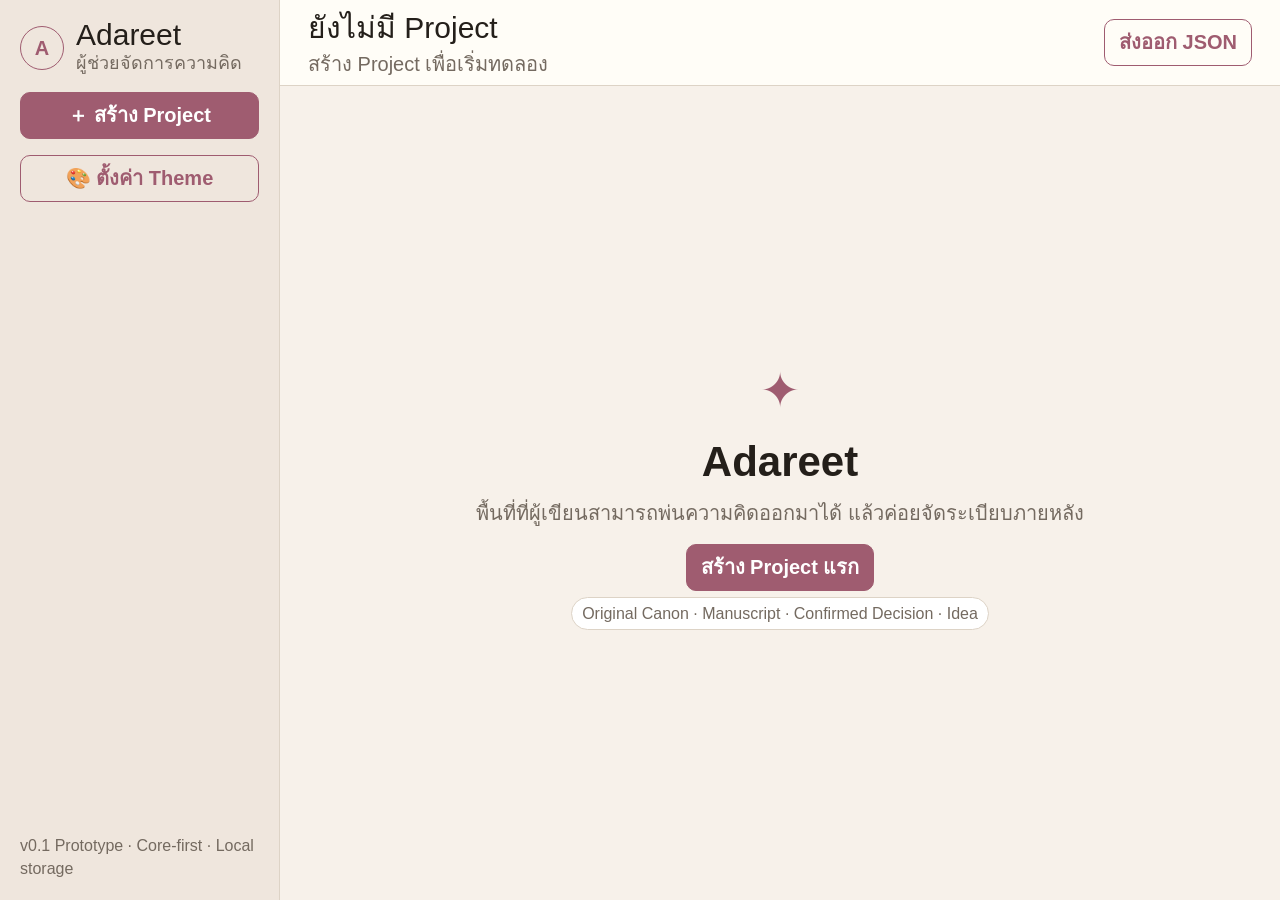
<file: index.html>
<!doctype html>
<html lang="th">
<head>
  <meta charset="utf-8" />
  <meta name="viewport" content="width=device-width, initial-scale=1" />
  <title>Adareet v0.1</title>
  <style>
    @font-face { font-family: "THSarabunLocal"; src: local("TH Sarabun New"), local("TH Sarabun"); }
    :root{
      --bg:#f7f1ea;
      --panel:#fffdf8;
      --ink:#241f1a;
      --muted:#746a60;
      --line:#ddd3c6;
      --accent:#d890a1;      /* ชมพูกลีบบัว */
      --accent-soft:#f4dde3;
      --accent-deep:#9f5c70;
      --ok:#4f7a63;
      --danger:#a05c55;
      --shadow:0 10px 24px rgba(0,0,0,.06);
    }
    *{box-sizing:border-box}
    html,body{height:100%}
    body{
      margin:0;
      background:var(--bg);
      color:var(--ink);
      font-family:"THSarabunLocal","Noto Sans Thai",Tahoma,sans-serif;
      font-size:20px;
      line-height:1.45;
    }
    button,input,textarea,select{font:inherit}
    button{cursor:pointer}
    .app{display:grid;grid-template-columns:280px 1fr;min-height:100vh}
    .sidebar{
      background:#efe6dd;
      border-right:1px solid var(--line);
      padding:20px;
      display:flex;
      flex-direction:column;
      gap:16px;
    }
    .brand{display:flex;gap:12px;align-items:center}
    .brand-mark{
      width:44px;height:44px;border:1px solid var(--accent-deep);
      border-radius:50%;display:grid;place-items:center;color:var(--accent-deep);
      font-weight:700;
    }
    .brand-name{font-size:30px;line-height:1}
    .brand-sub{font-size:18px;color:var(--muted)}
    .primary,.secondary{
      border-radius:10px;
      padding:8px 14px;
      border:1px solid var(--accent-deep);
      font-weight:600;
    }
    .primary{background:var(--accent-deep);color:#fff}
    .secondary{background:transparent;color:var(--accent-deep)}
    .project-list{display:flex;flex-direction:column;gap:8px;overflow:auto;padding-right:2px}
    .project-item{
      border:0;background:transparent;text-align:left;padding:10px 12px;border-radius:10px;color:var(--ink)
    }
    .project-item.active{background:var(--accent-soft)}
    .project-item small{display:block;color:var(--muted)}
    .sidebar-foot{margin-top:auto;color:var(--muted);font-size:16px}
    main{min-width:0}
    .topbar{
      height:86px;border-bottom:1px solid var(--line);background:rgba(255,253,248,.95);
      display:flex;align-items:center;justify-content:space-between;padding:0 28px;
      position:sticky;top:0;z-index:4;backdrop-filter:blur(6px)
    }
    .title{font-size:30px}
    .muted{color:var(--muted)}
    .workspace{height:calc(100vh - 86px);display:flex;flex-direction:column}
    .hidden{display:none !important}
    .empty-state{
      min-height:calc(100vh - 86px);
      display:grid;place-items:center;align-content:center;gap:6px;text-align:center;padding:40px
    }
    .empty-icon{font-size:48px;color:var(--accent-deep)}
    .empty-state h1{font-size:42px;margin:0}
    .empty-state p{max-width:650px;color:var(--muted);margin:0 0 10px}
    .tabs{display:flex;gap:4px;padding:12px 28px 0}
    .tab{border:0;background:transparent;padding:8px 18px;color:var(--muted)}
    .tab.active{color:var(--ink);border-bottom:2px solid var(--accent-deep)}
    .tab-panel{flex:1;min-height:0}
    #chatTab{display:flex}
    .chat-list{
      width:230px;border-right:1px solid var(--line);padding:15px;overflow:auto;flex:none
    }
    .chat-item{
      width:100%;text-align:left;border:0;background:transparent;padding:10px;border-radius:8px;display:block
    }
    .chat-item.active{background:var(--accent-soft)}
    .chat-area{flex:1;display:flex;flex-direction:column;min-width:0}
    .messages{
      flex:1;overflow:auto;padding:28px 8%;
      background:linear-gradient(to bottom, rgba(255,255,255,.35), rgba(255,255,255,0));
    }
    .message{max-width:860px;margin:0 auto 16px}
    .message.user{text-align:right}
    .bubble{
      display:inline-block;text-align:left;padding:11px 16px;border-radius:12px;
      border:1px solid var(--line);background:var(--panel);box-shadow:var(--shadow);
      white-space:pre-wrap;word-break:break-word
    }
    .user .bubble{background:var(--accent-soft)}
    .system .bubble{border-style:dashed}
    .system-note{color:var(--muted);font-size:16px;margin-top:5px}
    .composer{border-top:1px solid var(--line);background:var(--panel);padding:15px 8%}
    textarea,input,select{
      width:100%;border:1px solid var(--line);border-radius:10px;background:#fff;padding:10px 12px;color:var(--ink);outline:none
    }
    textarea:focus,input:focus,select:focus{border-color:var(--accent-deep);box-shadow:0 0 0 3px rgba(217,144,161,.14)}
    .composer textarea{min-height:92px;resize:vertical}
    .composer-row{margin-top:8px;display:flex;align-items:center;justify-content:space-between;gap:10px}
    .hint{color:var(--muted);font-size:16px}
    .data-toolbar{
      display:flex;justify-content:space-between;align-items:center;padding:24px 28px 14px;gap:16px
    }
    .data-toolbar h2{margin:0}
    .data-grid{
      padding:0 28px 30px;display:grid;grid-template-columns:repeat(auto-fill,minmax(310px,1fr));
      gap:15px;overflow:auto
    }
    .data-card{
      background:var(--panel);border:1px solid var(--line);border-radius:12px;padding:15px;box-shadow:var(--shadow)
    }
    .badges{display:flex;flex-wrap:wrap;gap:6px;margin-bottom:9px}
    .badge{font-size:15px;padding:2px 8px;border-radius:999px;background:var(--accent-soft)}
    .badge.danger{background:#f1d8d4;color:var(--danger)}
    .badge.ok{background:#dce9e0;color:var(--ok)}
    .data-content{white-space:pre-wrap;word-break:break-word}
    .card-actions{margin-top:12px;display:flex;gap:7px;flex-wrap:wrap}
    .history-list{padding:0 28px 30px;overflow:auto}
    .history-item{background:var(--panel);border-bottom:1px solid var(--line);padding:12px 4px}
    .pill{
      display:inline-flex;align-items:center;gap:6px;border:1px solid var(--line);border-radius:999px;
      padding:4px 10px;background:#fff;color:var(--muted);font-size:16px
    }
    dialog{
      border:1px solid var(--line);border-radius:14px;padding:0;width:min(640px,92vw);box-shadow:var(--shadow)
    }
    dialog::backdrop{background:rgba(0,0,0,.25)}
    .dialog-form{padding:24px;display:grid;gap:14px}
    .dialog-form h2{margin:0}
    .dialog-form label{display:grid;gap:5px}
    .dialog-actions{display:flex;justify-content:flex-end;gap:8px;margin-top:6px}
    .top-actions{display:flex;gap:8px;flex-wrap:wrap;justify-content:flex-end}
    .settings-row{display:flex;gap:10px;flex-wrap:wrap}
    .theme-dot{
      width:22px;height:22px;border-radius:50%;display:inline-block;border:1px solid rgba(0,0,0,.15)
    }
    @media (max-width:900px){
      .app{grid-template-columns:1fr}
      .sidebar{min-height:auto;position:sticky;top:0;z-index:5}
      .sidebar-foot{display:none}
      .workspace{height:auto;min-height:calc(100vh - 86px)}
      #chatTab{flex-direction:column}
      .chat-list{width:auto;border-right:0;border-bottom:1px solid var(--line);display:flex;gap:8px;overflow:auto}
      .chat-item{min-width:170px}
      .messages{padding:20px}
      .composer{padding:12px 20px}
      .data-toolbar{padding:20px 20px 14px}
      .data-grid{padding:0 20px 24px}
      .history-list{padding:0 20px 24px}
      .topbar{padding:0 18px}
      .title{font-size:26px}
    }
  </style>
</head>
<body>
<div class="app">
  <aside class="sidebar">
    <div class="brand">
      <div class="brand-mark">A</div>
      <div>
        <div class="brand-name">Adareet</div>
        <div class="brand-sub">ผู้ช่วยจัดการความคิด</div>
      </div>
    </div>

    <button id="newProjectBtn" class="primary">＋ สร้าง Project</button>
    <button id="themeBtn" class="secondary">🎨 ตั้งค่า Theme</button>

    <div id="projectList" class="project-list"></div>

    <div class="sidebar-foot">v0.1 Prototype · Core-first · Local storage</div>
  </aside>

  <main>
    <header class="topbar">
      <div>
        <div id="projectTitle" class="title">ยังไม่มี Project</div>
        <div id="projectMeta" class="muted">สร้าง Project เพื่อเริ่มทดลอง</div>
      </div>
      <div class="top-actions">
        <button id="exportBtn" class="secondary" disabled>ส่งออก JSON</button>
      </div>
    </header>

    <section id="emptyState" class="empty-state">
      <div class="empty-icon">✦</div>
      <h1>Adareet</h1>
      <p>พื้นที่ที่ผู้เขียนสามารถพ่นความคิดออกมาได้ แล้วค่อยจัดระเบียบภายหลัง</p>
      <button id="emptyNewBtn" class="primary">สร้าง Project แรก</button>
      <div class="pill">Original Canon · Manuscript · Confirmed Decision · Idea</div>
    </section>

    <section id="workspace" class="workspace hidden">
      <nav class="tabs">
        <button class="tab active" data-tab="chat">Chat</button>
        <button class="tab" data-tab="data">ข้อมูล</button>
        <button class="tab" data-tab="history">ประวัติ</button>
      </nav>

      <div id="chatTab" class="tab-panel">
        <div id="chatList" class="chat-list"></div>
        <div class="chat-area">
          <div id="messages" class="messages"></div>
          <div class="composer">
            <div id="chatStatus" class="pill">พร้อมรับข้อมูล</div>
            <div style="height:8px"></div>
            <textarea id="messageInput" placeholder="พ่นไอเดียหรือคุยกับ Adareet ได้เลย..."></textarea>
            <div class="composer-row">
              <span class="hint">Prototype นี้ยังไม่มี AI ภายนอก · Core จัดเก็บข้อมูลพื้นฐานได้เอง</span>
              <button id="sendBtn" class="primary">ส่ง</button>
            </div>
          </div>
        </div>
      </div>

      <div id="dataTab" class="tab-panel hidden">
        <div class="data-toolbar">
          <div>
            <h2>ข้อมูลของ Project</h2>
            <p class="muted">แยกแหล่งที่มาและสถานะ ไม่ใช้คำว่า “Canon” เป็นหมวดรวม</p>
          </div>
          <button id="addDataBtn" class="secondary">＋ เพิ่มข้อมูล</button>
        </div>
        <div id="dataGrid" class="data-grid"></div>
      </div>

      <div id="historyTab" class="tab-panel hidden">
        <div class="data-toolbar">
          <div>
            <h2>ประวัติการเปลี่ยนแปลง</h2>
            <p class="muted">ข้อมูลที่ถูกขีดค่าไม่หายจากประวัติ</p>
          </div>
        </div>
        <div id="historyList" class="history-list"></div>
      </div>
    </section>
  </main>
</div>

<dialog id="projectDialog">
  <form method="dialog" id="projectForm" class="dialog-form">
    <h2>สร้าง Project</h2>
    <label>ชื่อเรื่อง
      <input id="projectName" required placeholder="เช่น Initial D Butterfly Effect">
    </label>
    <label>คำอธิบาย
      <textarea id="projectDescription" placeholder="เรื่องนี้เกี่ยวกับอะไร"></textarea>
    </label>
    <div class="dialog-actions">
      <button value="cancel" class="secondary">ยกเลิก</button>
      <button value="default" class="primary">สร้าง</button>
    </div>
  </form>
</dialog>

<dialog id="dataDialog">
  <form method="dialog" id="dataForm" class="dialog-form">
    <h2>เพิ่มข้อมูล</h2>
    <label>ข้อความ
      <textarea id="dataContent" required placeholder="เช่น บุนตะจะซื้อรถใหม่หลังเหตุการณ์..."></textarea>
    </label>
    <label>แหล่งที่มา
      <select id="dataSource">
        <option value="original_canon">Original Canon · Initial D</option>
        <option value="manuscript">Manuscript · ต้นฉบับของผู้เขียน</option>
        <option value="project_decision">Confirmed Project Decision</option>
        <option value="idea">Unconfirmed Idea</option>
      </select>
    </label>
    <label>สถานะ
      <select id="dataStatus">
        <option value="active">ใช้งานอยู่</option>
        <option value="unconfirmed">ยังไม่ยืนยัน</option>
        <option value="superseded">ถูกขีดค่าแล้ว</option>
      </select>
    </label>
    <div class="dialog-actions">
      <button value="cancel" class="secondary">ยกเลิก</button>
      <button value="default" class="primary">บันทึก</button>
    </div>
  </form>
</dialog>

<dialog id="themeDialog">
  <form method="dialog" id="themeForm" class="dialog-form">
    <h2>ตั้งค่า Theme</h2>
    <label>สีหลัก
      <select id="themeSelect">
        <option value="lotus">ชมพูกลีบบัว</option>
        <option value="rose">ชมพูโรส</option>
        <option value="sage">เขียวหม่น</option>
        <option value="ink">น้ำเงินหมึก</option>
        <option value="cocoa">น้ำตาลโกโก้</option>
      </select>
    </label>
    <div class="settings-row">
      <span class="pill"><span class="theme-dot" id="themePreviewDot"></span> ดูตัวอย่างสี</span>
      <span class="pill">ฟอนต์: TH Sarabun New</span>
    </div>
    <div class="dialog-actions">
      <button value="cancel" class="secondary">ยกเลิก</button>
      <button value="default" class="primary">ใช้ Theme นี้</button>
    </div>
  </form>
</dialog>

<script>
const KEY = "adareet_v01_state";
const THEME_KEY = "adareet_v01_theme";

const THEMES = {
  lotus:  { bg:"#f7f1ea", panel:"#fffdf8", ink:"#241f1a", muted:"#746a60", line:"#ddd3c6", accent:"#d890a1", accentSoft:"#f4dde3", accentDeep:"#9f5c70", ok:"#4f7a63", danger:"#a05c55" },
  rose:   { bg:"#fff6f8", panel:"#fffdfd", ink:"#241f1a", muted:"#75656c", line:"#e6d7db", accent:"#e58cb4", accentSoft:"#f8e0eb", accentDeep:"#b8618d", ok:"#4f7a63", danger:"#a05c55" },
  sage:   { bg:"#f3f6f2", panel:"#fffefb", ink:"#222722", muted:"#66706a", line:"#d7dfd7", accent:"#8cad8b", accentSoft:"#e2eee0", accentDeep:"#5f7e5d", ok:"#4f7a63", danger:"#a05c55" },
  ink:    { bg:"#f2f6fb", panel:"#ffffff", ink:"#1f2530", muted:"#667182", line:"#d7dee9", accent:"#7b93b8", accentSoft:"#e2ebf8", accentDeep:"#53698f", ok:"#4f7a63", danger:"#a05c55" },
  cocoa:  { bg:"#f6f1ec", panel:"#fffdfb", ink:"#2a211b", muted:"#71665f", line:"#ddd3ca", accent:"#b3886f", accentSoft:"#efe0d6", accentDeep:"#7f5e4b", ok:"#4f7a63", danger:"#a05c55" }
};

const SOURCES = {
  original_canon: "Original Canon · Initial D",
  manuscript: "Manuscript · ต้นฉบับของผู้เขียน",
  project_decision: "Confirmed Project Decision",
  idea: "Unconfirmed Idea"
};
const STATUSES = {
  active: "ใช้งานอยู่",
  unconfirmed: "ยังไม่ยืนยัน",
  superseded: "ถูกขีดค่าแล้ว"
};

let state = loadState();
let currentProjectId = state.currentProjectId || null;
let currentChatId = null;
let currentTheme = localStorage.getItem(THEME_KEY) || "lotus";

const $ = (id) => document.getElementById(id);

function uid(prefix) {
  return prefix + "_" + Date.now().toString(36) + Math.random().toString(36).slice(2, 7);
}
function now() { return new Date().toISOString(); }
function loadState() {
  try {
    return JSON.parse(localStorage.getItem(KEY)) || { projects: [], currentProjectId: null };
  } catch {
    return { projects: [], currentProjectId: null };
  }
}
function saveState() {
  state.currentProjectId = currentProjectId;
  localStorage.setItem(KEY, JSON.stringify(state));
}
function currentProject() {
  return state.projects.find(p => p.id === currentProjectId) || null;
}
function esc(s) {
  return String(s).replace(/[&<>"']/g, ch => ({
    "&":"&amp;", "<":"&lt;", ">":"&gt;", "\"":"&quot;", "'":"&#039;"
  }[ch]));
}
function fmt(iso) {
  return new Date(iso).toLocaleString("th-TH", { dateStyle: "short", timeStyle: "short" });
}
function safeFilename(s) {
  return s.replace(/[\\/:*?"<>|]/g, "_").slice(0, 80) || "adareet-project";
}
function detectCanonAmbiguity(text) {
  return /แคนอน|canon/i.test(text) && !/(ต้นฉบับ|initial\\s*d|ฟิค|ของฉัน|project|manuscript)/i.test(text);
}
function detectAction(text) {
  const t = text.trim();
  if (/^ยืนยัน\\b|^ยืนยัน[:：]/i.test(t)) return { action: "confirm" };
  if (/^ขีดค่า\\b|^ขีด\\b/i.test(t)) return { action: "strike", target: t.replace(/^ขีดค่า?\\s*[:：]?\\s*/i, "").trim() };
  if (/^(ไอเดีย|ไอเดียว่า|ลองว่า|อาจจะ|น่าจะ)/i.test(t)) return { action: "save_idea" };
  return { action: "none" };
}

function applyTheme(name) {
  const t = THEMES[name] || THEMES.lotus;
  currentTheme = name in THEMES ? name : "lotus";
  localStorage.setItem(THEME_KEY, currentTheme);
  for (const [k, v] of Object.entries(t)) {
    const map = {
      bg: "--bg",
      panel: "--panel",
      ink: "--ink",
      muted: "--muted",
      line: "--line",
      accent: "--accent",
      accentSoft: "--accent-soft",
      accentDeep: "--accent-deep",
      ok: "--ok",
      danger: "--danger"
    };
    document.documentElement.style.setProperty(map[k], v);
  }
  $("themeSelect").value = currentTheme;
  $("themePreviewDot").style.background = t.accent;
}

function addHistory(project, action, detail) {
  project.history.push({ action, detail, at: now() });
}
function addData(project, content, source, status) {
  const d = { id: uid("data"), content, source, status, createdAt: now(), revisedFrom: null };
  project.data.push(d);
  addHistory(project, "เพิ่มข้อมูล", `${SOURCES[source]} · ${content.slice(0, 120)}`);
  return d;
}
function strikeData(project, dataId) {
  const d = project.data.find(x => x.id === dataId);
  if (!d || d.status === "superseded") return false;
  d.status = "superseded";
  addHistory(project, "ขีดค่าข้อมูล", `${d.id} · ${d.content.slice(0, 120)}`);
  return true;
}
function createDefaultProject(name, description) {
  const project = {
    id: uid("project"),
    name,
    description: description || "",
    createdAt: now(),
    chats: [{
      id: uid("chat"),
      name: "ห้องเริ่มต้น",
      createdAt: now(),
      messages: [{
        role: "system",
        text: "สวัสดี ฉันคือ Adareet ผู้ช่วยจัดการข้อมูลของ Project นี้\\nคุณสามารถพ่นไอเดียออกมาได้เลย Prototype นี้จะเก็บข้อมูลพื้นฐานให้โดยไม่ต้องใช้ AI ภายนอก",
        note: "นี่เป็น Core Prototype ยังไม่ได้เชื่อม AI"
      }]
    }],
    data: [],
    history: []
  };
  addHistory(project, "สร้าง Project", name);
  return project;
}

function renderProjects() {
  const box = $("projectList");
  box.innerHTML = "";
  state.projects.forEach(p => {
    const btn = document.createElement("button");
    btn.className = "project-item" + (p.id === currentProjectId ? " active" : "");
    btn.innerHTML = `<strong>${esc(p.name)}</strong><small>${p.data.length} ข้อมูล · ${p.chats.length} Chat</small>`;
    btn.onclick = () => {
      currentProjectId = p.id;
      currentChatId = p.chats[0]?.id || null;
      saveState();
      render();
    };
    box.appendChild(btn);
  });
}
function renderChats() {
  const p = currentProject();
  const box = $("chatList");
  box.innerHTML = "";
  if (!p) return;
  p.chats.forEach(c => {
    const btn = document.createElement("button");
    btn.className = "chat-item" + (c.id === currentChatId ? " active" : "");
    btn.textContent = c.name;
    btn.onclick = () => { currentChatId = c.id; render(); };
    box.appendChild(btn);
  });
  const add = document.createElement("button");
  add.className = "secondary";
  add.style.marginTop = "10px";
  add.textContent = "＋ Chat ใหม่";
  add.onclick = createChat;
  box.appendChild(add);
}
function renderMessages() {
  const p = currentProject();
  const c = p?.chats.find(x => x.id === currentChatId);
  const box = $("messages");
  box.innerHTML = "";
  if (!c) return;
  c.messages.forEach(m => {
    const wrap = document.createElement("div");
    wrap.className = "message " + m.role;
    wrap.innerHTML = `<div class="bubble">${esc(m.text)}</div>`;
    if (m.note) wrap.innerHTML += `<div class="system-note">${esc(m.note)}</div>`;
    box.appendChild(wrap);
  });
  box.scrollTop = box.scrollHeight;
}
function renderData() {
  const p = currentProject();
  const box = $("dataGrid");
  box.innerHTML = "";
  if (!p?.data.length) {
    box.innerHTML = `<div class="data-card"><div class="muted">ยังไม่มีข้อมูลที่จัดเก็บ</div></div>`;
    return;
  }
  [...p.data].reverse().forEach(d => {
    const card = document.createElement("article");
    card.className = "data-card";
    const source = SOURCES[d.source] || d.source;
    const status = STATUSES[d.status] || d.status;
    card.innerHTML = `
      <div class="badges">
        <span class="badge">${esc(source)}</span>
        <span class="badge ${d.status === "superseded" ? "danger" : d.status === "active" ? "ok" : ""}">${esc(status)}</span>
      </div>
      <div class="data-content">${esc(d.content)}</div>
      <div class="system-note">สร้างเมื่อ ${fmt(d.createdAt)}</div>
      <div class="card-actions">
        ${d.status !== "superseded" ? `<button class="secondary" data-strike="${d.id}">ขีดค่า</button>` : ""}
      </div>
    `;
    box.appendChild(card);
  });
  box.querySelectorAll("[data-strike]").forEach(btn => {
    btn.onclick = () => {
      const p = currentProject();
      if (!p) return;
      strikeData(p, btn.dataset.strike);
      addHistory(p, "ผู้ใช้ขีดค่าจากหน้าข้อมูล", btn.dataset.strike);
      saveState();
      render();
    };
  });
}
function renderHistory() {
  const p = currentProject();
  const box = $("historyList");
  box.innerHTML = "";
  if (!p?.history.length) {
    box.innerHTML = `<div class="muted">ยังไม่มีประวัติการเปลี่ยนแปลง</div>`;
    return;
  }
  [...p.history].reverse().forEach(h => {
    const row = document.createElement("div");
    row.className = "history-item";
    row.innerHTML = `<strong>${esc(h.action)}</strong><div>${esc(h.detail)}</div><div class="system-note">${fmt(h.at)}</div>`;
    box.appendChild(row);
  });
}
function render() {
  renderProjects();
  const p = currentProject();
  $("emptyState").classList.toggle("hidden", !!p);
  $("workspace").classList.toggle("hidden", !p);
  $("exportBtn").disabled = !p;
  if (!p) {
    $("projectTitle").textContent = "ยังไม่มี Project";
    $("projectMeta").textContent = "สร้าง Project เพื่อเริ่มทดลอง";
    return;
  }
  $("projectTitle").textContent = p.name;
  $("projectMeta").textContent = `${p.description || "ไม่มีคำอธิบาย"} · ${p.chats.length} Chat · ${p.data.length} รายการข้อมูล`;
  if (!currentChatId || !p.chats.some(c => c.id === currentChatId)) currentChatId = p.chats[0]?.id || null;
  renderChats();
  renderMessages();
  renderData();
  renderHistory();
}
function openProjectDialog() {
  $("projectName").value = "";
  $("projectDescription").value = "";
  $("projectDialog").showModal();
}
function openDataDialog() {
  $("dataContent").value = "";
  $("dataSource").value = "idea";
  $("dataStatus").value = "unconfirmed";
  $("dataDialog").showModal();
}
function createChat() {
  const p = currentProject();
  if (!p) return;
  const c = { id: uid("chat"), name: `Chat ${p.chats.length + 1}`, createdAt: now(), messages: [] };
  p.chats.push(c);
  currentChatId = c.id;
  addHistory(p, "สร้าง Chat", c.name);
  saveState();
  render();
}
function sendMessage() {
  const input = $("messageInput");
  const text = input.value.trim();
  if (!text) return;
  const p = currentProject();
  const c = p.chats.find(x => x.id === currentChatId);
  c.messages.push({ role: "user", text, at: now() });

  if (detectCanonAmbiguity(text)) {
    c.messages.push({
      role: "assistant",
      text: "ตรงนี้คุณหมายถึง Canon แบบไหน?",
      note: "Prototype ตรวจพบคำกำกวมที่อาจมีผลต่อการจัดเก็บข้อมูล"
    });
  } else {
    const act = detectAction(text);
    if (act.action === "save_idea") {
      addData(p, text, "idea", "unconfirmed");
      c.messages.push({ role: "assistant", text: "เก็บไว้เป็นไอเดียที่ยังไม่ยืนยันแล้ว", note: "บันทึกข้อมูลเรียบร้อย" });
    } else if (act.action === "confirm") {
      addData(p, text.replace(/^ยืนยัน[:：]?\s*/i, ""), "project_decision", "active");
      c.messages.push({ role: "assistant", text: "รับทราบและบันทึกเป็น Confirmed Project Decision แล้ว", note: "บันทึกข้อมูลเรียบร้อย" });
    } else if (act.action === "strike") {
      const target = p.data.find(d => d.content.includes(act.target));
      if (target) {
        strikeData(p, target.id);
        c.messages.push({ role: "assistant", text: "ขีดค่าข้อมูลเดิมออกจากสถานะใช้งานแล้ว แต่ยังเก็บประวัติไว้", note: "ข้อมูลถูกขีดค่าแล้ว" });
      } else {
        c.messages.push({ role: "assistant", text: "ฉันยังหาเป้าหมายที่จะขีดค่าไม่เจอ จึงยังไม่เปลี่ยนข้อมูลใด ๆ" });
      }
    } else {
      c.messages.push({
        role: "assistant",
        text: "รับข้อความแล้ว แต่ยังไม่ได้ตัดสินใจว่าเป็นข้อมูลที่ควรจัดเก็บโดยอัตโนมัติ",
        note: "v0.1 จงใจไม่ให้ Core เดาความหมายลึก ๆ แทน AI"
      });
    }
  }

  addHistory(p, "บันทึกบทสนทนา", text.slice(0, 120));
  input.value = "";
  saveState();
  render();
}
$("projectForm").addEventListener("submit", e => {
  e.preventDefault();
  const name = $("projectName").value.trim();
  if (!name) return;
  const p = createDefaultProject(name, $("projectDescription").value.trim());
  state.projects.push(p);
  currentProjectId = p.id;
  currentChatId = p.chats[0].id;
  saveState();
  $("projectDialog").close();
  render();
});
$("dataForm").addEventListener("submit", e => {
  e.preventDefault();
  const p = currentProject();
  const content = $("dataContent").value.trim();
  if (!content || !p) return;
  addData(p, content, $("dataSource").value, $("dataStatus").value);
  addHistory(p, "ผู้ใช้เพิ่มข้อมูลด้วยตนเอง", content.slice(0, 120));
  saveState();
  $("dataDialog").close();
  render();
});
$("themeForm").addEventListener("submit", e => {
  e.preventDefault();
  applyTheme($("themeSelect").value);
  $("themeDialog").close();
});
$("sendBtn").onclick = sendMessage;
$("messageInput").addEventListener("keydown", e => {
  if (e.key === "Enter" && (e.ctrlKey || e.metaKey)) sendMessage();
});
$("newProjectBtn").onclick = openProjectDialog;
$("emptyNewBtn").onclick = openProjectDialog;
$("addDataBtn").onclick = openDataDialog;
$("themeBtn").onclick = () => {
  $("themeSelect").value = currentTheme;
  $("themePreviewDot").style.background = THEMES[currentTheme].accent;
  $("themeDialog").showModal();
};
$("themeSelect").addEventListener("change", () => {
  $("themePreviewDot").style.background = THEMES[$("themeSelect").value].accent;
});
document.querySelectorAll(".tab").forEach(btn => {
  btn.onclick = () => {
    document.querySelectorAll(".tab").forEach(x => x.classList.remove("active"));
    document.querySelectorAll(".tab-panel").forEach(x => x.classList.add("hidden"));
    btn.classList.add("active");
    const panel = document.getElementById(btn.dataset.tab + "Tab");
    if (panel) panel.classList.remove("hidden");
  };
});
$("exportBtn").onclick = () => {
  const p = currentProject();
  if (!p) return;
  const blob = new Blob([JSON.stringify(p, null, 2)], { type: "application/json;charset=utf-8" });
  const a = document.createElement("a");
  a.href = URL.createObjectURL(blob);
  a.download = `${safeFilename(p.name)}.adareet.json`;
  a.click();
  setTimeout(() => URL.revokeObjectURL(a.href), 1000);
};

applyTheme(currentTheme);
render();
</script>
</body>
</html>
</file>
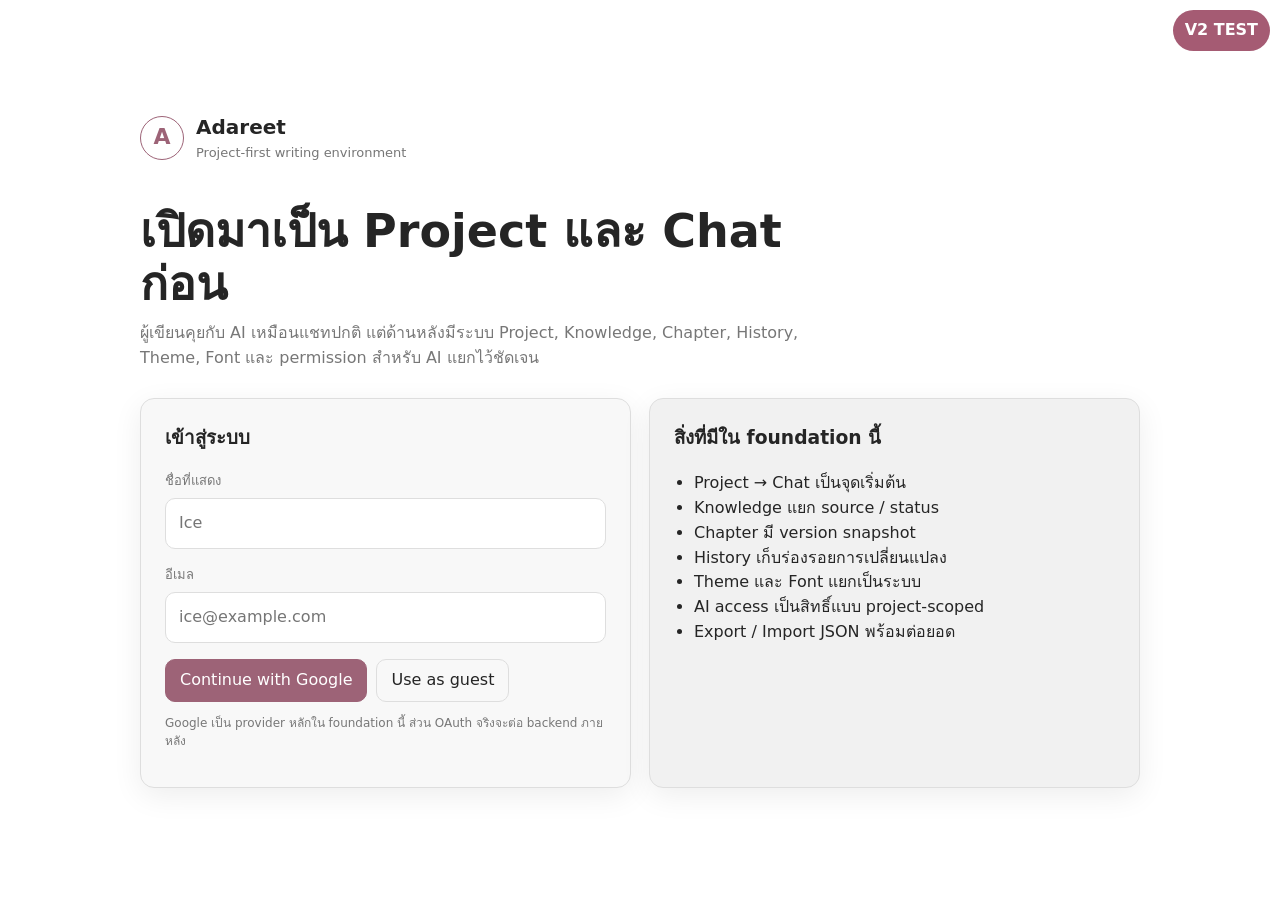
<file: v2/index.html>
<!doctype html>
<html lang="th" data-theme="white" data-font="anuphan">
<head>
  <meta charset="utf-8" />
  <meta name="viewport" content="width=device-width, initial-scale=1" />
  <meta name="color-scheme" content="light dark" />
  <meta name="description" content="Adareet Foundation v0.2 — writing environment for project-based thinking." />
  <title>Adareet Foundation v0.2</title>

  <link rel="stylesheet" href="./style.css" />
  <script src="./app.js" defer></script>
</head>
<body>
  <noscript>
    <div class="noscript">
      Adareet ต้องใช้ JavaScript เพื่อทำงาน
    </div>
  </noscript>

  <section id="loginScreen" class="login-screen">
    <div class="login-card">
      <div class="brand">
        <div class="brand-mark" aria-hidden="true">A</div>
        <div>
          <h1>Adareet</h1>
          <p>Project-first writing environment</p>
        </div>
      </div>

      <div class="hero">
        <h2>เปิดมาเป็น Project และ Chat ก่อน</h2>
        <p>
          ผู้เขียนคุยกับ AI เหมือนแชทปกติ แต่ด้านหลังมีระบบ Project, Knowledge, Chapter, History,
          Theme, Font และ permission สำหรับ AI แยกไว้ชัดเจน
        </p>
      </div>

      <div class="login-grid">
        <form id="loginForm" class="login-box">
          <h3>เข้าสู่ระบบ</h3>

          <label class="field">
            <span>ชื่อที่แสดง</span>
            <input id="loginName" type="text" autocomplete="name" placeholder="Ice" />
          </label>

          <label class="field">
            <span>อีเมล</span>
            <input id="loginEmail" type="email" autocomplete="email" placeholder="ice@example.com" />
          </label>

          <div class="button-row">
            <button id="googleLoginBtn" type="button" class="button primary">
              Continue with Google
            </button>
            <button id="guestLoginBtn" type="button" class="button">
              Use as guest
            </button>
          </div>

          <p class="hint">
            Google เป็น provider หลักใน foundation นี้ ส่วน OAuth จริงจะต่อ backend ภายหลัง
          </p>
        </form>

        <aside class="login-box info-box">
          <h3>สิ่งที่มีใน foundation นี้</h3>
          <ul class="feature-list">
            <li>Project → Chat เป็นจุดเริ่มต้น</li>
            <li>Knowledge แยก source / status</li>
            <li>Chapter มี version snapshot</li>
            <li>History เก็บร่องรอยการเปลี่ยนแปลง</li>
            <li>Theme และ Font แยกเป็นระบบ</li>
            <li>AI access เป็นสิทธิ์แบบ project-scoped</li>
            <li>Export / Import JSON พร้อมต่อยอด</li>
          </ul>
        </aside>
      </div>
    </div>
  </section>

  <div id="appShell" class="app-shell is-hidden">
    <aside class="sidebar sidebar-left">
      <div class="brand compact">
        <div class="brand-mark" aria-hidden="true">A</div>
        <div>
          <h1>Adareet</h1>
          <p>ผู้ช่วยจัดการความคิด</p>
        </div>
      </div>

      <div class="sidebar-section">
        <div class="section-head">
          <h2>Projects</h2>
          <button id="newProjectRailBtn" type="button" class="icon-button" aria-label="สร้าง Project ใหม่">+</button>
        </div>
        <div id="projectList" class="project-list" aria-live="polite"></div>
      </div>

      <div class="sidebar-footer">
        <p class="small-note">Private by default</p>
        <p class="small-note">AI access is explicit and reversible</p>
      </div>
    </aside>

    <main class="main-pane">
      <header class="topbar">
        <div class="project-heading">
          <h2 id="currentProjectTitle">ยังไม่มี Project</h2>
          <p id="currentProjectSub" class="muted">สร้าง Project เพื่อเริ่มคุย</p>
        </div>

        <div class="topbar-actions">
          <button id="toggleBackstageBtn" type="button" class="button soft">Backstage</button>
          <button id="newChatBtn" type="button" class="button soft">+ Chat</button>
          <button id="importBtn" type="button" class="button soft">Import</button>
          <button id="exportBtn" type="button" class="button soft">Export</button>
          <button id="signOutBtn" type="button" class="button">Sign out</button>
        </div>
      </header>

      <section id="emptyProjectView" class="empty-state">
        <h2>ยังไม่มี Project</h2>
        <p>
          หน้าแรกของ Adareet ตั้งใจให้รู้สึกเหมือนคุยกับ AI ปกติ แต่ข้างหลังมีข้อมูล Project
          และโครงสร้างความคิดที่จัดระเบียบไว้
        </p>

        <div class="button-row">
          <button id="createFirstProjectBtn" type="button" class="button primary">
            Create Project
          </button>
          <button id="seedProjectBtn" type="button" class="button soft">
            Load sample
          </button>
        </div>
      </section>

      <section id="workspace" class="workspace is-hidden">
        <div class="chat-shell">
          <div class="chat-header">
            <div>
              <h3>Chat</h3>
              <p id="chatSubtitle" class="muted">Project เดียว หลายห้องแชท เชื่อมความคิดเข้าหากัน</p>
            </div>
            <div id="chatStrip" class="chat-strip" aria-label="Chat list"></div>
          </div>

          <div id="messageList" class="message-list" aria-live="polite"></div>

          <div class="composer-card">
            <label class="composer-label" for="composerInput">พ่นไอเดียหรือคุยกับ Adareet</label>
            <textarea
              id="composerInput"
              class="composer-input"
              placeholder="เช่น ไอเดีย: ... / ยืนยัน: ... / chapter: ..."
            ></textarea>

            <div class="composer-actions">
              <div class="quick-actions">
                <button class="button soft quick-action" data-quick="idea" type="button">ไอเดีย</button>
                <button class="button soft quick-action" data-quick="confirm" type="button">ยืนยัน</button>
                <button class="button soft quick-action" data-quick="chapter" type="button">Chapter</button>
                <button class="button soft quick-action" data-quick="canon" type="button">Canon?</button>
              </div>

              <div class="send-group">
                <span class="hint">Ctrl/⌘ + Enter เพื่อส่ง</span>
                <button id="sendBtn" type="button" class="button primary">Send</button>
              </div>
            </div>
          </div>
        </div>
      </section>
    </main>

    <aside id="backstage" class="sidebar sidebar-right open">
      <div class="sidebar-header">
        <div>
          <h2>Backstage</h2>
          <p class="muted">สิ่งที่ผู้เขียนจะเปิดดูเมื่ออยากเห็นว่าข้างหลังเกิดอะไรขึ้น</p>
        </div>
        <button id="closeBackstageMobileBtn" type="button" class="icon-button" aria-label="ปิด backstage">×</button>
      </div>

      <nav class="tab-bar" aria-label="Backstage tabs">
        <button class="tab-button is-active" data-tab="overview" type="button">Overview</button>
        <button class="tab-button" data-tab="knowledge" type="button">Knowledge</button>
        <button class="tab-button" data-tab="chapters" type="button">Chapters</button>
        <button class="tab-button" data-tab="history" type="button">History</button>
        <button class="tab-button" data-tab="settings" type="button">Settings</button>
      </nav>

      <div class="backstage-body">
        <section id="tab-overview" class="tab-panel is-active"></section>
        <section id="tab-knowledge" class="tab-panel is-hidden"></section>
        <section id="tab-chapters" class="tab-panel is-hidden"></section>
        <section id="tab-history" class="tab-panel is-hidden"></section>
        <section id="tab-settings" class="tab-panel is-hidden"></section>
      </div>
    </aside>
  </div>

  <dialog id="projectDialog" class="dialog">
    <form id="projectForm" method="dialog" class="dialog-card">
      <div class="dialog-head">
        <h3>New Project</h3>
        <button type="submit" value="cancel" class="icon-button" aria-label="ปิด">×</button>
      </div>

      <label class="field">
        <span>Project name</span>
        <input id="projectName" type="text" placeholder="Initial D Butterfly Effect" required />
      </label>

      <label class="field">
        <span>Description</span>
        <textarea id="projectDesc" rows="4" placeholder="Short project note"></textarea>
      </label>

      <div class="button-row">
        <button id="createProjectBtn" type="submit" value="default" class="button primary">Create</button>
        <button type="submit" value="cancel" class="button">Cancel</button>
      </div>
    </form>
  </dialog>

  <dialog id="importDialog" class="dialog">
    <form id="importForm" method="dialog" class="dialog-card">
      <div class="dialog-head">
        <h3>Import JSON</h3>
        <button type="submit" value="cancel" class="icon-button" aria-label="ปิด">×</button>
      </div>

      <p class="hint">นำเข้าไฟล์สำรองของ Adareet ทั้งโปรเจกต์ หรือ JSON ที่ export ไว้</p>
      <input id="importFile" type="file" accept="application/json" />

      <div class="button-row">
        <button id="doImportBtn" type="button" class="button primary">Import</button>
        <button type="submit" value="cancel" class="button">Cancel</button>
      </div>
    </form>
  </dialog>

  <dialog id="aiConsentDialog" class="dialog">
    <form id="aiConsentForm" method="dialog" class="dialog-card">
      <div class="dialog-head">
        <h3>Grant project AI access?</h3>
        <button type="submit" value="cancel" class="icon-button" aria-label="ปิด">×</button>
      </div>

      <p class="hint">
        AI จะอ่านบริบทของ Project นี้ก็ต่อเมื่อผู้ใช้อนุญาต และสามารถถอนสิทธิ์ได้ภายหลัง
      </p>

      <div class="button-row">
        <button id="allowAiBtn" type="button" class="button primary">Allow</button>
        <button id="denyAiBtn" type="button" class="button">Deny</button>
      </div>
    </form>
  </dialog>
<div style="position:fixed;top:10px;right:10px;z-index:99999;background:#a55b73;color:white;padding:8px 12px;border-radius:999px;font-weight:bold;">V2 TEST</div>  
</body>
</html>
</file>
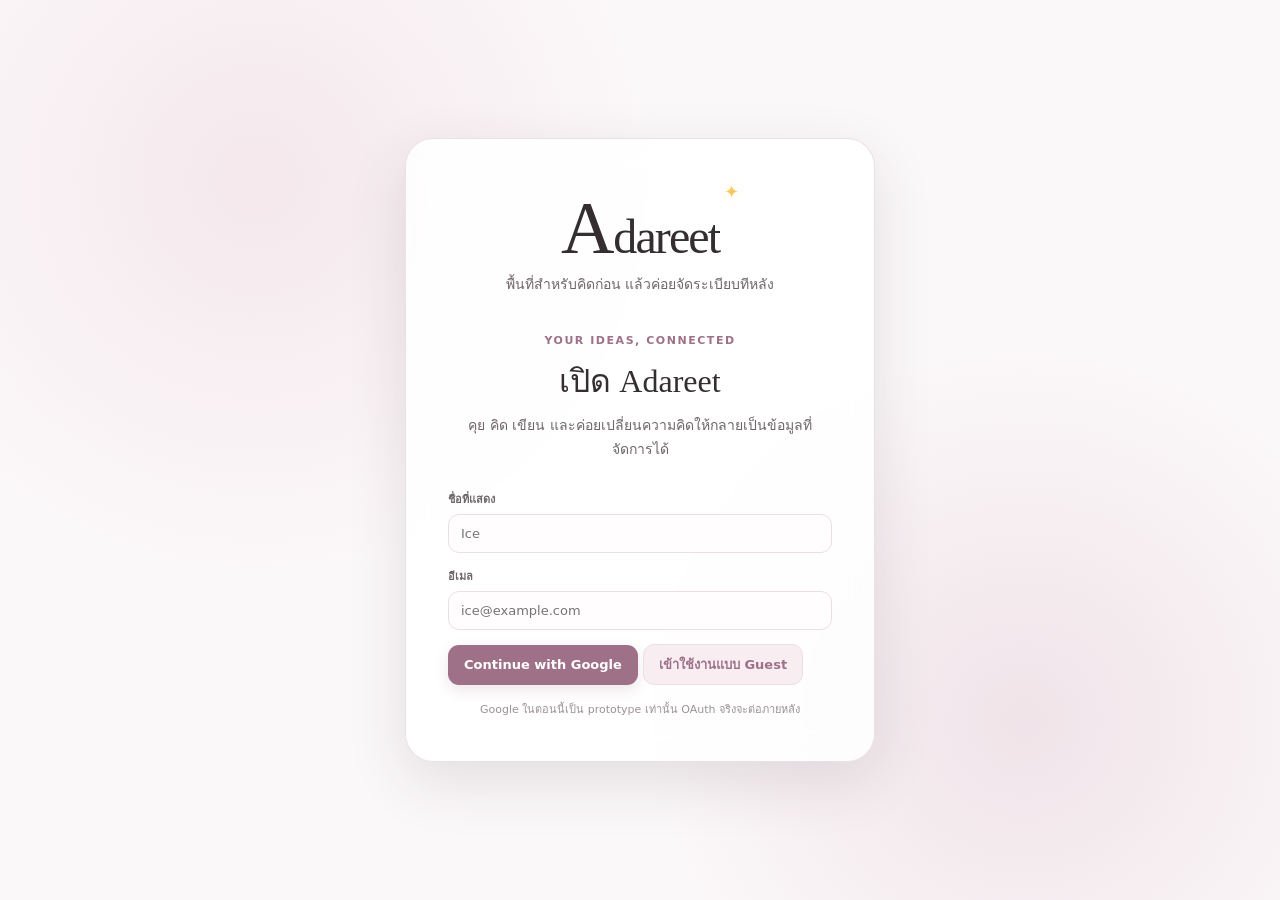
<file: v2/v2.5/index.html>
<!doctype html>
<html lang="th" data-theme="white" data-font="system">
<head>
  <meta charset="utf-8" />
  <meta name="viewport" content="width=device-width, initial-scale=1" />
  <meta name="color-scheme" content="light dark" />
  <meta
    name="description"
    content="Adareet v2.5 — project-first thinking and writing environment."
  />
  <title>Adareet v2.5</title>

  <link rel="stylesheet" href="./style.css" />
  <script src="./app.js" defer></script>
</head>

<body>

  <!-- =========================
       WELCOME / LOGIN
       ========================= -->

  <section id="loginScreen" class="login-screen">
    <div class="login-card">

      <button
        id="loginLogoBtn"
        class="brand-logo brand-logo-large"
        type="button"
        aria-label="Adareet"
      >
        <span class="logo-a">A</span>
        <span class="logo-rest">dareet</span>
        <span class="logo-star" aria-hidden="true">✦</span>
      </button>

      <p class="login-tagline">
        พื้นที่สำหรับคิดก่อน แล้วค่อยจัดระเบียบทีหลัง
      </p>

      <div class="login-copy">
        <span class="eyebrow">YOUR IDEAS, CONNECTED</span>
        <h1>เปิด Adareet</h1>
        <p>
          คุย คิด เขียน และค่อยเปลี่ยนความคิดให้กลายเป็นข้อมูลที่จัดการได้
        </p>
      </div>

      <form id="loginForm" class="login-form">
        <label class="field">
          <span>ชื่อที่แสดง</span>
          <input
            id="loginName"
            type="text"
            autocomplete="name"
            placeholder="Ice"
          />
        </label>

        <label class="field">
          <span>อีเมล</span>
          <input
            id="loginEmail"
            type="email"
            autocomplete="email"
            placeholder="ice@example.com"
          />
        </label>

        <div class="button-row">
          <button id="googleLoginBtn" class="button primary" type="button">
            Continue with Google
          </button>

          <button id="guestLoginBtn" class="button soft" type="button">
            เข้าใช้งานแบบ Guest
          </button>
        </div>

        <p class="hint">
          Google ในตอนนี้เป็น prototype เท่านั้น OAuth จริงจะต่อภายหลัง
        </p>
      </form>
    </div>
  </section>


  <!-- =========================
       WELCOME ANIMATION
       ========================= -->

  <section id="welcomeScreen" class="welcome-screen is-hidden">
    <div class="welcome-logo" aria-hidden="true">
      <span class="logo-a">A</span>
      <span class="logo-rest">dareet</span>
      <span class="logo-star">✦</span>
    </div>
  </section>


  <!-- =========================
       APPLICATION
       ========================= -->

  <div id="appShell" class="app-shell is-hidden">

    <!-- =========================
         LEFT SIDEBAR
         ========================= -->

    <aside id="sidebar" class="sidebar">

      <div class="sidebar-top">

        <button
          id="brandHomeBtn"
          class="sidebar-brand"
          type="button"
          aria-label="กลับหน้า Home"
        >
          <span class="brand-logo">
            <span class="logo-a">A</span>
            <span class="logo-rest">dareet</span>
          </span>

          <span class="logo-star" aria-hidden="true">✦</span>
        </button>

        <button
          id="sidebarCollapseBtn"
          class="icon-button"
          type="button"
          title="พับ Sidebar"
          aria-label="พับ Sidebar"
        >
          ☰
        </button>

      </div>


      <!-- NAVIGATION -->

      <nav class="nav-section" aria-label="หลัก">

        <button
          class="nav-item active"
          data-view="home"
          type="button"
        >
          <span class="nav-icon">⌂</span>
          <span class="nav-label">หน้าหลัก</span>
        </button>

        <button
          class="nav-item"
          data-view="projects"
          type="button"
        >
          <span class="nav-icon">▣</span>
          <span class="nav-label">โปรเจกต์</span>
        </button>

        <button
          class="nav-item"
          data-view="recent"
          type="button"
        >
          <span class="nav-icon">◷</span>
          <span class="nav-label">แชทล่าสุด</span>
        </button>

      </nav>


      <!-- QUICK CHAT -->

      <section class="sidebar-section">

        <div class="sidebar-section-head">

          <span class="nav-label">
            Quick Chat
          </span>

          <button
            id="quickChatBtn"
            class="tiny-button"
            type="button"
            title="สร้าง Quick Chat"
          >
            +
          </button>

        </div>

        <div
          id="inboxChatList"
          class="inbox-chat-list"
        ></div>

      </section>


      <!-- PROJECT LIST -->

      <section class="sidebar-section project-tree-wrap">

        <div class="sidebar-section-head">

          <span class="nav-label">
            โปรเจกต์ของฉัน
          </span>

          <button
            id="newProjectSidebarBtn"
            class="tiny-button"
            type="button"
            title="สร้าง Project"
          >
            +
          </button>

        </div>

        <div
          id="projectTree"
          class="project-tree"
        ></div>

      </section>


      <!-- SIDEBAR FOOTER -->

      <div class="sidebar-footer">

        <button
          class="nav-item"
          data-view="settings"
          type="button"
        >
          <span class="nav-icon">⚙</span>
          <span class="nav-label">ตั้งค่า</span>
        </button>

        <button
          id="signOutBtn"
          class="nav-item danger-nav"
          type="button"
        >
          <span class="nav-icon">↪</span>
          <span class="nav-label">ออกจากระบบ</span>
        </button>

      </div>

    </aside>


    <!-- =========================
         MAIN AREA
         ========================= -->

    <main class="main-pane">

      <header class="topbar">

        <div class="topbar-left">

          <button
            id="mobileSidebarBtn"
            class="icon-button mobile-only"
            type="button"
            aria-label="เปิดเมนู"
          >
            ☰
          </button>

          <div>

            <div id="breadcrumbs" class="breadcrumbs">
              หน้าหลัก
            </div>

            <h1 id="viewTitle">
              Adareet
            </h1>

            <p id="viewSubtitle" class="muted">
              พื้นที่สำหรับคิดและจัดความคิดทีหลัง
            </p>

          </div>

        </div>


        <div class="topbar-actions">

          <button
            id="topQuickChatBtn"
            class="button soft"
            type="button"
          >
            ＋ Quick Chat
          </button>

          <button
            id="topNewProjectBtn"
            class="button primary"
            type="button"
          >
            ＋ Project
          </button>

        </div>

      </header>


      <!-- =========================
           HOME
           ========================= -->

      <section id="homeView" class="view">

        <div class="home-hero">

          <div>

            <span class="eyebrow">
              YOUR IDEAS, CONNECTED
            </span>

            <h2>
              คิดก่อน จัดทีหลัง
            </h2>

            <p>
              ไม่ต้องเลือกประเภทข้อมูลก่อนเริ่มคิด
              โยนความคิดเข้ามาได้ทันที แล้วค่อยจัดการเมื่อพร้อม
            </p>

          </div>

          <button
            id="heroQuickChatBtn"
            class="button primary large"
            type="button"
          >
            เริ่มคุยทันที
          </button>

        </div>


        <!-- PROJECTS -->

        <section class="home-section">

          <div class="section-head">

            <div>

              <h2>
                โปรเจกต์ของฉัน
              </h2>

              <p class="muted">
                Project เป็นพื้นที่หลักของงาน
              </p>

            </div>

            <button
              id="homeNewProjectBtn"
              class="button soft"
              type="button"
            >
              ＋ สร้าง Project
            </button>

          </div>

          <div
            id="homeProjectGrid"
            class="project-grid"
          ></div>

        </section>


        <!-- CONTINUE -->

        <section class="home-section">

          <div class="section-head">

            <div>

              <h2>
                ทำต่อจากที่ค้างไว้
              </h2>

              <p class="muted">
                กลับไปยัง Project หรือ Chat ล่าสุด
              </p>

            </div>

          </div>

          <div
            id="continueList"
            class="continue-list"
          ></div>

        </section>

      </section>


      <!-- =========================
           PROJECT LIST
           ========================= -->

      <section
        id="projectsView"
        class="view is-hidden"
      >

        <div class="section-head">

          <div>
            <h2>โปรเจกต์</h2>
            <p class="muted">
              Project คือพื้นที่หลักของงานใน Adareet
            </p>
          </div>

          <button
            id="projectsNewBtn"
            class="button primary"
            type="button"
          >
            ＋ สร้าง Project
          </button>

        </div>

        <div
          id="projectsGrid"
          class="project-grid"
        ></div>

      </section>


      <!-- =========================
           RECENT CHATS
           ========================= -->

      <section
        id="recentView"
        class="view is-hidden"
      >

        <div class="section-head">

          <div>
            <h2>แชทล่าสุด</h2>
            <p class="muted">
              ทั้ง Quick Chat และ Chat ใน Project
            </p>
          </div>

          <button
            id="recentQuickBtn"
            class="button soft"
            type="button"
          >
            ＋ Quick Chat
          </button>

        </div>

        <div
          id="recentChatList"
          class="recent-chat-list"
        ></div>

      </section>


      <!-- =========================
           SETTINGS
           ========================= -->

      <section
        id="settingsView"
        class="view is-hidden"
      >

        <div class="settings-shell">

          <nav class="settings-menu">

            <button
              class="settings-tab active"
              data-settings-tab="appearance"
              type="button"
            >
              หน้าตา
            </button>

            <button
              class="settings-tab"
              data-settings-tab="data"
              type="button"
            >
              ข้อมูล
            </button>

            <button
              class="settings-tab"
              data-settings-tab="ai"
              type="button"
            >
              AI
            </button>

            <button
              class="settings-tab"
              data-settings-tab="account"
              type="button"
            >
              บัญชี
            </button>

          </nav>

          <div
            id="settingsContent"
            class="settings-content"
          ></div>

        </div>

      </section>


      <!-- =========================
           PROJECT WORKSPACE
           ========================= -->

      <section
        id="projectView"
        class="view is-hidden"
      >

        <div class="workspace-top">

          <div class="project-context">

            <div
              id="projectCoverSmall"
              class="project-cover small"
            ></div>

            <div>

              <div
                id="projectNameLabel"
                class="project-name-label"
              >
                Project
              </div>

              <p
                id="projectDescriptionLabel"
                class="muted"
              ></p>

            </div>

          </div>


          <div class="workspace-actions">

            <button
              id="projectHomeBtn"
              class="button soft"
              type="button"
            >
              ภาพรวม
            </button>

            <button
              id="projectChatBtn"
              class="button soft"
              type="button"
            >
              Chat
            </button>

            <button
              id="projectKnowledgeBtn"
              class="button soft"
              type="button"
            >
              Knowledge
            </button>

            <button
              id="projectChaptersBtn"
              class="button soft"
              type="button"
            >
              Chapters
            </button>

            <button
              id="projectHistoryBtn"
              class="button soft"
              type="button"
            >
              History
            </button>

          </div>

        </div>


        <!-- PROJECT OVERVIEW -->

        <div
          id="projectOverviewView"
          class="project-subview"
        >
          <div id="projectOverviewContent"></div>
        </div>


        <!-- PROJECT CHAT -->

        <div
          id="projectChatView"
          class="project-subview is-hidden"
        >

          <div class="chat-layout">

            <aside class="chat-list-panel">

              <div class="section-head compact">

                <div>
                  <h3>Chats</h3>
                  <p class="muted">
                    Project เดียว หลายห้อง
                  </p>
                </div>

                <button
                  id="projectNewChatBtn"
                  class="tiny-button primary-tiny"
                  type="button"
                >
                  +
                </button>

              </div>

              <div
                id="projectChatList"
                class="project-chat-list"
              ></div>

            </aside>


            <section class="chat-main">

              <div
                id="chatHeaderBar"
                class="chat-header-bar"
              ></div>

              <div
                id="messageList"
                class="message-list"
                aria-live="polite"
              ></div>

              <div class="composer-card">

                <div class="composer-top">

                  <label
                    class="composer-label"
                    for="composerInput"
                  >
                    พ่นไอเดียหรือคุยกับ Adareet
                  </label>

                  <span
                    id="chatSaveStatus"
                    class="save-status"
                  >
                    บันทึกแล้ว
                  </span>

                </div>

                <textarea
                  id="composerInput"
                  class="composer-input"
                  placeholder="พิมพ์อะไรก็ได้ก่อน ไม่ต้องจัดระเบียบ"
                ></textarea>

                <div class="composer-actions">

                  <div class="quick-actions">

                    <button
                      class="button soft quick-action"
                      data-quick="idea"
                      type="button"
                    >
                      ไอเดีย
                    </button>

                    <button
                      class="button soft quick-action"
                      data-quick="confirm"
                      type="button"
                    >
                      ยืนยัน
                    </button>

                    <button
                      class="button soft quick-action"
                      data-quick="chapter"
                      type="button"
                    >
                      Chapter
                    </button>

                    <button
                      class="button soft quick-action"
                      data-quick="canon"
                      type="button"
                    >
                      Canon?
                    </button>

                  </div>

                  <button
                    id="sendBtn"
                    class="button primary"
                    type="button"
                  >
                    ส่ง
                  </button>

                </div>

              </div>

            </section>

          </div>

        </div>


        <!-- KNOWLEDGE -->

        <div
          id="projectKnowledgeView"
          class="project-subview is-hidden"
        >

          <div class="section-head">

            <div>
              <h2>Knowledge</h2>
              <p class="muted">
                ข้อมูลที่เก็บไว้สำหรับ Project
              </p>
            </div>

            <button
              id="addKnowledgeBtn"
              class="button primary"
              type="button"
            >
              ＋ เพิ่มข้อมูล
            </button>

          </div>


          <div class="knowledge-toolbar">

            <label class="search-box">

              <span>⌕</span>

              <input
                id="knowledgeSearch"
                type="search"
                placeholder="ค้นหาไอเดีย ตัวละคร เหตุการณ์..."
              />

            </label>

            <div
              id="knowledgeStatusFilters"
              class="filter-pills"
            ></div>

          </div>


          <div
            id="knowledgeList"
            class="knowledge-list"
          ></div>

        </div>


        <!-- CHAPTERS -->

        <div
          id="projectChaptersView"
          class="project-subview is-hidden"
        >

          <div class="section-head">

            <div>
              <h2>Chapters</h2>
              <p class="muted">
                พื้นที่เขียนจริง
              </p>
            </div>

            <button
              id="addChapterBtn"
              class="button primary"
              type="button"
            >
              ＋ Chapter
            </button>

          </div>

          <div
            id="chapterList"
            class="chapter-list"
          ></div>

        </div>


        <!-- HISTORY -->

        <div
          id="projectHistoryView"
          class="project-subview is-hidden"
        >

          <div class="section-head">

            <div>
              <h2>History</h2>
              <p class="muted">
                ประวัติการเปลี่ยนแปลงของ Project
              </p>
            </div>

            <button
              id="clearHistoryBtn"
              class="button soft"
              type="button"
            >
              ล้างประวัติ
            </button>

          </div>

          <div
            id="historyList"
            class="history-list"
          ></div>

        </div>

      </section>

    </main>

  </div>


  <!-- =========================
       PROJECT DIALOG
       ========================= -->

  <dialog id="projectDialog" class="dialog">

    <form
      method="dialog"
      id="projectForm"
      class="dialog-card"
    >

      <button
        class="dialog-close"
        value="cancel"
        type="submit"
        aria-label="ปิด"
      >
        ×
      </button>

      <span class="eyebrow">
        NEW PROJECT
      </span>

      <h2>สร้าง Project</h2>

      <p class="muted">
        เริ่มง่าย ๆ ก่อน รายละเอียดอื่นค่อยเติมภายหลัง
      </p>

      <label class="field">

        <span>
          ชื่อ Project
        </span>

        <input
          id="projectName"
          type="text"
          required
          placeholder="Initial D Butterfly Effect"
        />

      </label>

      <label class="field">

        <span>
          คำอธิบาย
        </span>

        <textarea
          id="projectDesc"
          rows="3"
          placeholder="ไม่ใส่ก็ได้"
        ></textarea>

      </label>

      <label class="field">

        <span>
          รูปปก (URL)
        </span>

        <input
          id="projectCover"
          type="url"
          placeholder="https://..."
        />

      </label>

      <div class="dialog-actions">

        <button
          class="button soft"
          value="cancel"
          type="submit"
        >
          ยกเลิก
        </button>

        <button
          class="button primary"
          value="default"
          type="submit"
        >
          สร้าง Project
        </button>

      </div>

    </form>

  </dialog>


  <!-- =========================
       DELETE CHAT DIALOG
       ========================= -->

  <dialog id="chatDeleteDialog" class="dialog">

    <form
      method="dialog"
      id="chatDeleteForm"
      class="dialog-card compact-dialog"
    >

      <button
        class="dialog-close"
        value="cancel"
        type="submit"
        aria-label="ปิด"
      >
        ×
      </button>

      <span class="eyebrow">
        DELETE CHAT
      </span>

      <h2>
        ลบ Chat นี้?
      </h2>

      <p
        id="chatDeleteText"
        class="muted"
      ></p>

      <div class="dialog-actions">

        <button
          class="button soft"
          value="cancel"
          type="submit"
        >
          ยกเลิก
        </button>

        <button
          id="confirmDeleteChatBtn"
          class="button danger"
          value="default"
          type="submit"
        >
          ลบ Chat
        </button>

      </div>

    </form>

  </dialog>


  <!-- =========================
       KNOWLEDGE DIALOG
       ========================= -->

  <dialog id="knowledgeDialog" class="dialog">

    <form
      method="dialog"
      id="knowledgeForm"
      class="dialog-card"
    >

      <button
        class="dialog-close"
        value="cancel"
        type="submit"
        aria-label="ปิด"
      >
        ×
      </button>

      <span class="eyebrow">
        KNOWLEDGE
      </span>

      <h2>
        เพิ่มข้อมูล
      </h2>

      <label class="field">

        <span>
          ข้อมูล
        </span>

        <textarea
          id="knowledgeText"
          rows="5"
          required
          placeholder="พิมพ์ความคิดหรือข้อมูลตรงนี้"
        ></textarea>

      </label>

      <label class="field">

        <span>
          แหล่งที่มา
        </span>

        <input
          id="knowledgeSource"
          type="text"
          value="Unconfirmed Idea"
        />

      </label>

      <label class="field">

        <span>
          สถานะ
        </span>

        <select id="knowledgeStatus">

          <option value="unconfirmed">
            ยังไม่ตัดสินใจ
          </option>

          <option value="confirmed">
            ยืนยันแล้ว
          </option>

          <option value="rejected">
            ขีดค่าแล้ว
          </option>

          <option value="supplementary">
            ข้อมูลเสริม
          </option>

        </select>

      </label>

      <div class="dialog-actions">

        <button
          class="button soft"
          value="cancel"
          type="submit"
        >
          ยกเลิก
        </button>

        <button
          class="button primary"
          value="default"
          type="submit"
        >
          เก็บข้อมูล
        </button>

      </div>

    </form>

  </dialog>


  <!-- =========================
       CHAPTER DIALOG
       ========================= -->

  <dialog
    id="chapterDialog"
    class="dialog chapter-dialog"
  >

    <form
      method="dialog"
      id="chapterForm"
      class="dialog-card chapter-editor-dialog"
    >

      <button
        class="dialog-close"
        value="cancel"
        type="submit"
        aria-label="ปิด"
      >
        ×
      </button>

      <div class="chapter-editor-head">

        <div>

          <span class="eyebrow">
            MANUSCRIPT
          </span>

          <input
            id="chapterTitle"
            class="chapter-title-input"
            type="text"
            placeholder="Chapter title"
          />

        </div>

        <span
          id="chapterWordCount"
          class="word-count"
        >
          0 คำ
        </span>

      </div>

      <textarea
        id="chapterContent"
        class="manuscript-editor"
        placeholder="เขียนตรงนี้เลย..."
      ></textarea>

      <div class="dialog-actions">

        <button
          class="button soft"
          value="cancel"
          type="submit"
        >
          ยกเลิก
        </button>

        <button
          class="button primary"
          value="default"
          type="submit"
        >
          บันทึก Chapter
        </button>

      </div>

    </form>

  </dialog>


  <!-- =========================
       AI CONSENT
       ========================= -->

  <dialog
    id="aiConsentDialog"
    class="dialog"
  >

    <form
      method="dialog"
      id="aiConsentForm"
      class="dialog-card compact-dialog"
    >

      <button
        class="dialog-close"
        value="cancel"
        type="submit"
        aria-label="ปิด"
      >
        ×
      </button>

      <span class="eyebrow">
        AI ACCESS
      </span>

      <h2>
        อนุญาต AI เข้าถึง Project นี้?
      </h2>

      <p class="muted">
        ตอนนี้เป็นเพียงระบบสิทธิ์
        ยังไม่มี AI ภายนอกเชื่อมอยู่
      </p>

      <div class="dialog-actions">

        <button
          class="button soft"
          value="cancel"
          type="submit"
        >
          ยกเลิก
        </button>

        <button
          id="grantAiBtn"
          class="button primary"
          value="default"
          type="submit"
        >
          อนุญาต
        </button>

      </div>

    </form>

  </dialog>


</body>
</html>
</file>
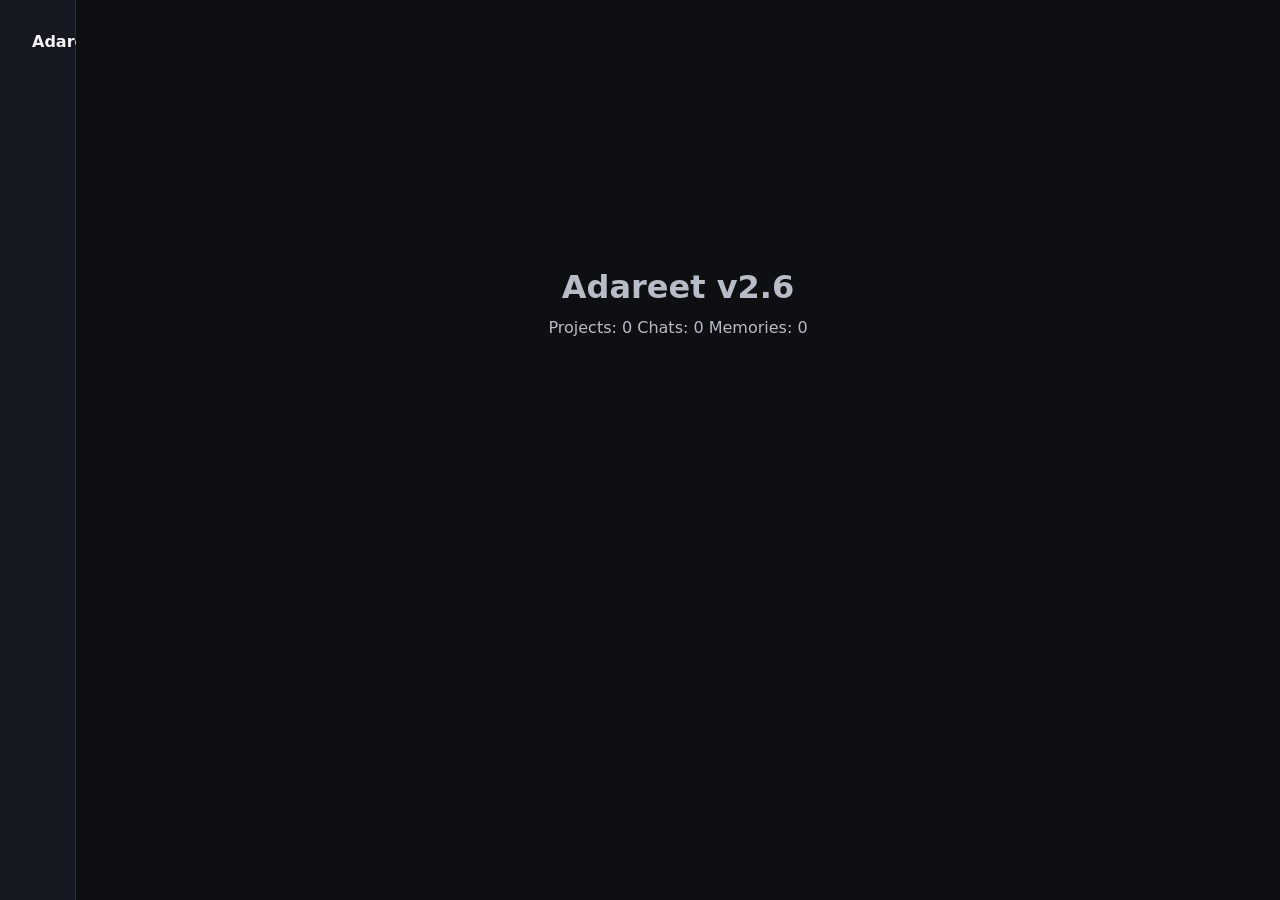
<file: v2/v2.6/index.html>
<!doctype html>
<html lang="th" data-theme="dark" data-font="system">
<head>
  <meta charset="utf-8" />
  <meta
    name="viewport"
    content="width=device-width, initial-scale=1, viewport-fit=cover"
  />
  <meta name="color-scheme" content="dark light" />
  <meta
    name="description"
    content="Adareet v2.6 — Project-first AI writing environment."
  />

  <title>Adareet v2.6</title>

  <link rel="stylesheet" href="./style.css" />
  <script type="module" src="./app.js"></script>
</head>

<body>
  <div id="app">
    <noscript>
      <p>Adareet ต้องเปิดใช้งาน JavaScript เพื่อทำงาน</p>
    </noscript>
  </div>
</body>
</html>
</file>
<file: v2/style.css>
:root {
  --bg: #ffffff;
  --surface: #f8f8f8;
  --surface-2: #f1f1f1;
  --text: #252525;
  --muted: #777777;
  --line: #dedede;
  --accent: #9d6377;
  --accent-soft: #f1dfe5;
  --danger: #a94b57;
  --shadow: 0 8px 30px rgba(0, 0, 0, 0.07);
  --radius: 14px;
  --font: "Noto Sans Thai", "Noto Sans", system-ui, sans-serif;
}

html[data-theme="dark"] {
  --bg: #171717;
  --surface: #202020;
  --surface-2: #292929;
  --text: #eeeeee;
  --muted: #a8a8a8;
  --line: #3a3a3a;
  --accent: #c4869d;
  --accent-soft: #432c36;
  --danger: #dc737d;
}

html[data-theme="yellow"] {
  --bg: #fff9df;
  --surface: #fffdf0;
  --surface-2: #f7edbd;
  --text: #332e1e;
  --muted: #756d51;
  --line: #dfd4a9;
  --accent: #9a7650;
  --accent-soft: #eee0ae;
}

html[data-font="serif"] {
  --font: Georgia, "Times New Roman", serif;
}

html[data-font="system"] {
  --font: system-ui, -apple-system, BlinkMacSystemFont, sans-serif;
}

html[data-font="mono"] {
  --font: "SFMono-Regular", Consolas, monospace;
}

html[data-font="rounded"] {
  --font: "Trebuchet MS", system-ui, sans-serif;
}

* {
  box-sizing: border-box;
}

html,
body {
  margin: 0;
  min-height: 100%;
  background: var(--bg);
  color: var(--text);
  font-family: var(--font);
}

body {
  min-height: 100vh;
  line-height: 1.55;
}

button,
input,
textarea,
select {
  font: inherit;
}

button {
  cursor: pointer;
}

button:focus-visible,
input:focus-visible,
textarea:focus-visible,
select:focus-visible {
  outline: 3px solid var(--accent-soft);
  outline-offset: 2px;
}

.is-hidden {
  display: none !important;
}

.noscript {
  padding: 16px;
  background: var(--danger);
  color: white;
  text-align: center;
}

.login-screen {
  min-height: 100vh;
  display: grid;
  place-items: center;
  padding: 32px 18px;
  background: var(--bg);
}

.login-card {
  width: min(100%, 1000px);
}

.brand {
  display: flex;
  align-items: center;
  gap: 12px;
}

.brand.compact {
  padding-bottom: 22px;
}

.brand-mark {
  width: 44px;
  height: 44px;
  border: 1px solid var(--accent);
  border-radius: 50%;
  display: grid;
  place-items: center;
  color: var(--accent);
  font-size: 22px;
  font-weight: 700;
}

.brand h1,
.brand p {
  margin: 0;
}

.brand h1 {
  font-size: 20px;
}

.brand p {
  color: var(--muted);
  font-size: 13px;
}

.hero {
  margin: 42px 0 28px;
  max-width: 720px;
}

.hero h2 {
  margin: 0 0 10px;
  font-size: clamp(28px, 5vw, 46px);
  line-height: 1.15;
}

.hero p {
  margin: 0;
  color: var(--muted);
  font-size: 16px;
}

.login-grid {
  display: grid;
  grid-template-columns: 1fr 1fr;
  gap: 18px;
}

.login-box {
  padding: 24px;
  border: 1px solid var(--line);
  border-radius: var(--radius);
  background: var(--surface);
  box-shadow: var(--shadow);
}

.login-box h3 {
  margin-top: 0;
}

.info-box {
  background: var(--surface-2);
}

.field {
  display: grid;
  gap: 7px;
  margin-bottom: 16px;
}

.field span {
  font-size: 13px;
  color: var(--muted);
}

.field input,
.field textarea,
.composer-input {
  width: 100%;
  border: 1px solid var(--line);
  border-radius: 10px;
  padding: 12px 13px;
  background: var(--bg);
  color: var(--text);
}

.field textarea,
.composer-input {
  resize: vertical;
}

.button-row {
  display: flex;
  flex-wrap: wrap;
  gap: 9px;
}

.button {
  min-height: 40px;
  border: 1px solid var(--line);
  border-radius: 10px;
  padding: 8px 14px;
  background: var(--surface);
  color: var(--text);
}

.button:hover {
  background: var(--surface-2);
}

.button.primary {
  border-color: var(--accent);
  background: var(--accent);
  color: white;
}

.button.soft {
  border-color: var(--accent-soft);
  background: var(--accent-soft);
  color: var(--text);
}

.button:disabled {
  opacity: 0.45;
  cursor: not-allowed;
}

.icon-button {
  width: 38px;
  height: 38px;
  border: 1px solid var(--line);
  border-radius: 10px;
  background: var(--surface);
  color: var(--text);
  font-size: 20px;
}

.hint,
.muted,
.small-note {
  color: var(--muted);
}

.hint {
  font-size: 12px;
}

.feature-list {
  margin: 0;
  padding-left: 20px;
}

.app-shell {
  min-height: 100vh;
  display: grid;
  grid-template-columns: 240px minmax(0, 1fr) 330px;
  background: var(--bg);
}

.sidebar {
  min-width: 0;
  background: var(--surface);
  border-color: var(--line);
}

.sidebar-left {
  padding: 22px 16px;
  border-right: 1px solid var(--line);
  display: flex;
  flex-direction: column;
}

.sidebar-right {
  border-left: 1px solid var(--line);
  display: flex;
  flex-direction: column;
  min-height: 100vh;
}

.sidebar-section {
  margin-top: 12px;
}

.section-head,
.sidebar-header,
.topbar,
.chat-header,
.composer-actions,
.composer-actions,
.send-group {
  display: flex;
  align-items: center;
  justify-content: space-between;
  gap: 10px;
}

.section-head h2,
.sidebar-header h2 {
  margin: 0;
  font-size: 15px;
}

.project-list {
  display: grid;
  gap: 7px;
  margin-top: 10px;
}

.project-item {
  width: 100%;
  padding: 11px 12px;
  border: 1px solid transparent;
  border-radius: 10px;
  background: transparent;
  color: var(--text);
  text-align: left;
}

.project-item:hover,
.project-item.active {
  background: var(--accent-soft);
  border-color: var(--accent-soft);
}

.project-item strong,
.project-item span {
  display: block;
}

.project-item span {
  margin-top: 2px;
  color: var(--muted);
  font-size: 12px;
}

.sidebar-footer {
  margin-top: auto;
  padding-top: 20px;
}

.main-pane {
  min-width: 0;
  display: flex;
  flex-direction: column;
}

.topbar {
  min-height: 78px;
  padding: 14px 20px;
  border-bottom: 1px solid var(--line);
  background: var(--bg);
}

.project-heading h2,
.project-heading p {
  margin: 0;
}

.project-heading h2 {
  font-size: 20px;
}

.topbar-actions {
  display: flex;
  gap: 7px;
  flex-wrap: wrap;
  justify-content: flex-end;
}

.empty-state {
  width: min(720px, calc(100% - 32px));
  margin: auto;
  text-align: center;
  padding: 40px 20px;
}

.empty-state h2 {
  margin-bottom: 8px;
  font-size: 32px;
}

.empty-state p {
  color: var(--muted);
}

.workspace {
  min-height: 0;
  flex: 1;
  display: flex;
}

.chat-shell {
  width: 100%;
  min-width: 0;
  display: flex;
  flex-direction: column;
}

.chat-header {
  padding: 16px 20px;
  border-bottom: 1px solid var(--line);
}

.chat-header h3,
.chat-header p {
  margin: 0;
}

.chat-strip {
  display: flex;
  gap: 6px;
  overflow-x: auto;
}

.chat-pill {
  white-space: nowrap;
  padding: 7px 10px;
  border: 1px solid var(--line);
  border-radius: 999px;
  background: var(--surface);
}

.chat-pill.active {
  border-color: var(--accent);
  background: var(--accent-soft);
}

.message-list {
  flex: 1;
  min-height: 300px;
  overflow-y: auto;
  padding: 22px;
}

.message {
  max-width: 760px;
  margin-bottom: 15px;
}

.message.user {
  margin-left: auto;
}

.message-bubble {
  padding: 12px 15px;
  border: 1px solid var(--line);
  border-radius: 14px;
  background: var(--surface);
  white-space: pre-wrap;
}

.message.user .message-bubble {
  background: var(--accent-soft);
}

.message-meta {
  margin-top: 4px;
  padding: 0 5px;
  color: var(--muted);
  font-size: 11px;
}

.composer-card {
  padding: 15px 20px;
  border-top: 1px solid var(--line);
  background: var(--surface);
}

.composer-label {
  display: block;
  margin-bottom: 8px;
  color: var(--muted);
  font-size: 13px;
}

.composer-input {
  min-height: 90px;
  max-height: 240px;
}

.composer-actions {
  margin-top: 9px;
}

.quick-actions {
  display: flex;
  gap: 6px;
  flex-wrap: wrap;
}

.send-group {
  justify-content: flex-end;
}

.sidebar-header {
  padding: 18px 16px;
  border-bottom: 1px solid var(--line);
}

.tab-bar {
  display: flex;
  overflow-x: auto;
  border-bottom: 1px solid var(--line);
}

.tab-button {
  flex: 0 0 auto;
  padding: 12px 13px;
  border: 0;
  border-bottom: 2px solid transparent;
  background: transparent;
  color: var(--muted);
}

.tab-button.is-active {
  border-bottom-color: var(--accent);
  color: var(--text);
}

.backstage-body {
  flex: 1;
  overflow-y: auto;
  padding: 16px;
}

.tab-panel {
  min-height: 100%;
}

.panel {
  padding: 14px;
  border: 1px solid var(--line);
  border-radius: 12px;
  background: var(--surface);
}

.panel + .panel {
  margin-top: 10px;
}

.panel h3,
.panel h4,
.panel p {
  margin-top: 0;
}

.data-item {
  padding: 12px 0;
  border-bottom: 1px solid var(--line);
}

.data-item:last-child {
  border-bottom: 0;
}

.data-item .label {
  color: var(--muted);
  font-size: 12px;
}

.status {
  display: inline-flex;
  align-items: center;
  padding: 4px 8px;
  border-radius: 999px;
  background: var(--surface-2);
  font-size: 11px;
}

.status.confirmed {
  background: var(--accent-soft);
}

.status.rejected {
  background: rgba(169, 75, 87, 0.12);
  color: var(--danger);
  text-decoration: line-through;
}

.knowledge-item.rejected {
  opacity: 0.65;
  text-decoration: line-through;
}

.dialog {
  width: min(520px, calc(100% - 24px));
  border: 0;
  border-radius: 16px;
  padding: 0;
  background: var(--surface);
  color: var(--text);
  box-shadow: 0 20px 70px rgba(0, 0, 0, 0.25);
}

.dialog::backdrop {
  background: rgba(0, 0, 0, 0.45);
}

.dialog-card {
  padding: 22px;
}

.dialog-head {
  display: flex;
  justify-content: space-between;
  align-items: center;
  gap: 10px;
  margin-bottom: 18px;
}

.dialog-head h3 {
  margin: 0;
}

@media (max-width: 1100px) {
  .app-shell {
    grid-template-columns: 210px minmax(0, 1fr);
  }

  .sidebar-right {
    position: fixed;
    z-index: 20;
    top: 0;
    right: 0;
    width: min(380px, 92vw);
    height: 100vh;
    box-shadow: -12px 0 35px rgba(0, 0, 0, 0.15);
    transform: translateX(100%);
    transition: transform 180ms ease;
  }

  .sidebar-right.open {
    transform: translateX(0);
  }
}

@media (max-width: 760px) {
  .login-grid {
    grid-template-columns: 1fr;
  }

  .app-shell {
    display: block;
  }

  .sidebar-left {
    display: none;
  }

  .topbar {
    align-items: flex-start;
    flex-direction: column;
  }

  .topbar-actions {
    width: 100%;
    justify-content: flex-start;
  }

  .topbar-actions .button {
    flex: 1 1 auto;
  }

  .chat-header {
    align-items: flex-start;
    flex-direction: column;
  }

  .composer-actions {
    align-items: stretch;
    flex-direction: column;
  }

  .send-group {
    justify-content: space-between;
  }

  .message-list {
    padding: 15px;
  }

  .composer-card {
    padding: 12px;
  }
}

@media (prefers-reduced-motion: reduce) {
  *,
  *::before,
  *::after {
    scroll-behavior: auto !important;
    transition: none !important;
  }
}
</file>
<file: v2/v2.5/style.css>
:root {
  --bg: #fbf8f9;
  --surface: #ffffff;
  --surface-soft: #f8eef2;
  --surface-muted: #f4edf0;

  --text: #342e30;
  --text-soft: #6f666a;
  --text-muted: #9b9196;

  --rose: #c6a4b7;
  --rose-dark: #9e7189;
  --rose-soft: #ead8e0;

  --pink: #f3e4e9;
  --pink-strong: #e8cbd6;

  --gold: #f6c85f;
  --gold-soft: #fff1c7;

  --border: #eadfe3;
  --border-strong: #dbcbd2;

  --danger: #b85f6d;
  --danger-soft: #f8e4e7;

  --shadow-sm: 0 2px 10px rgba(60, 42, 51, 0.05);
  --shadow-md: 0 10px 30px rgba(60, 42, 51, 0.08);
  --shadow-lg: 0 20px 60px rgba(60, 42, 51, 0.12);

  --sidebar-width: 248px;
  --sidebar-collapsed: 76px;

  --radius-sm: 10px;
  --radius-md: 16px;
  --radius-lg: 22px;
  --radius-xl: 28px;

  --transition: 180ms ease;
}

* {
  box-sizing: border-box;
}

html {
  min-height: 100%;
  background: var(--bg);
}

body {
  margin: 0;
  min-height: 100vh;
  color: var(--text);
  background: var(--bg);
  font-family:
    system-ui,
    -apple-system,
    BlinkMacSystemFont,
    "Segoe UI",
    "Noto Sans Thai",
    sans-serif;
  -webkit-font-smoothing: antialiased;
}

button,
input,
textarea,
select {
  font: inherit;
}

button {
  color: inherit;
}

button:focus-visible,
input:focus-visible,
textarea:focus-visible,
select:focus-visible {
  outline: 3px solid rgba(198, 164, 183, 0.28);
  outline-offset: 2px;
}

input,
textarea,
select {
  color: var(--text);
}

textarea {
  resize: vertical;
}

a {
  color: inherit;
}

.is-hidden {
  display: none !important;
}

.muted {
  color: var(--text-muted);
}

.eyebrow {
  display: inline-block;
  margin-bottom: 8px;
  color: var(--rose-dark);
  font-size: 11px;
  font-weight: 700;
  letter-spacing: 0.14em;
  text-transform: uppercase;
}

/* =========================
   BRAND / LOGO
   ========================= */

.brand-logo {
  position: relative;
  display: inline-flex;
  align-items: baseline;
  color: var(--text);
  line-height: 1;
  white-space: nowrap;
}

.logo-a {
  font-family: Georgia, "Times New Roman", serif;
  font-size: 42px;
  font-weight: 400;
  line-height: 0.8;
}

.logo-rest {
  margin-left: -1px;
  font-family: Georgia, "Times New Roman", serif;
  font-size: 27px;
  font-weight: 400;
  letter-spacing: -0.04em;
}

.logo-star {
  position: absolute;
  top: -7px;
  right: -12px;
  color: var(--gold);
  font-size: 14px;
  line-height: 1;
  text-shadow: 0 0 12px rgba(246, 200, 95, 0.35);
}

.brand-logo-large {
  position: relative;
  padding: 18px 28px 12px;
  border: 0;
  background: transparent;
  cursor: pointer;
}

.brand-logo-large .logo-a {
  font-size: 74px;
}

.brand-logo-large .logo-rest {
  font-size: 48px;
}

.brand-logo-large .logo-star {
  top: 2px;
  right: 8px;
  font-size: 18px;
}

/* =========================
   LOGIN
   ========================= */

.login-screen {
  display: grid;
  place-items: center;
  min-height: 100vh;
  padding: 32px 20px;
  background:
    radial-gradient(
      circle at 20% 20%,
      rgba(243, 228, 233, 0.8),
      transparent 32%
    ),
    radial-gradient(
      circle at 80% 80%,
      rgba(234, 216, 224, 0.65),
      transparent 30%
    ),
    var(--bg);
}

.login-card {
  width: min(470px, 100%);
  padding: 42px;
  text-align: center;
  background: rgba(255, 255, 255, 0.88);
  border: 1px solid rgba(234, 223, 227, 0.95);
  border-radius: var(--radius-xl);
  box-shadow: var(--shadow-lg);
  backdrop-filter: blur(18px);
}

.login-tagline {
  margin: 0 0 34px;
  color: var(--text-soft);
  font-size: 14px;
}

.login-copy {
  margin-bottom: 28px;
}

.login-copy h1 {
  margin: 0 0 8px;
  font-family: Georgia, "Times New Roman", serif;
  font-size: 32px;
  font-weight: 400;
}

.login-copy p {
  margin: 0;
  color: var(--text-soft);
  font-size: 14px;
  line-height: 1.7;
}

.login-form {
  display: grid;
  gap: 14px;
  text-align: left;
}

.hint {
  margin: 2px 0 0;
  color: var(--text-muted);
  font-size: 11px;
  line-height: 1.6;
  text-align: center;
}

/* =========================
   WELCOME
   ========================= */

.welcome-screen {
  position: fixed;
  inset: 0;
  z-index: 1000;
  display: grid;
  place-items: center;
  background: var(--bg);
}

.welcome-logo {
  position: relative;
  display: flex;
  align-items: baseline;
  transform: scale(0.94);
  opacity: 0;
  animation: welcomeLogoIn 700ms ease forwards;
}

.welcome-logo .logo-a {
  font-size: 96px;
}

.welcome-logo .logo-rest {
  font-size: 62px;
}

.welcome-logo .logo-star {
  top: 4px;
  right: -16px;
  font-size: 19px;
  animation: starBlink 1.1s ease 700ms 2;
}

@keyframes welcomeLogoIn {
  to {
    opacity: 1;
    transform: scale(1);
  }
}

@keyframes starBlink {
  0%,
  100% {
    opacity: 0.35;
    transform: scale(0.85);
  }

  50% {
    opacity: 1;
    transform: scale(1.15);
  }
}

/* =========================
   APP SHELL
   ========================= */

.app-shell {
  display: flex;
  min-height: 100vh;
  background: var(--bg);
}

/* =========================
   SIDEBAR
   ========================= */

.sidebar {
  position: fixed;
  inset: 0 auto 0 0;
  z-index: 50;
  display: flex;
  width: var(--sidebar-width);
  flex-direction: column;
  padding: 18px 14px;
  background: rgba(255, 255, 255, 0.88);
  border-right: 1px solid var(--border);
  backdrop-filter: blur(18px);
  transition:
    width var(--transition),
    transform var(--transition);
}

.sidebar-top {
  display: flex;
  align-items: center;
  justify-content: space-between;
  gap: 10px;
  min-height: 54px;
  padding: 0 6px 12px;
}

.sidebar-brand {
  position: relative;
  display: flex;
  align-items: center;
  padding: 4px 8px;
  border: 0;
  background: transparent;
  cursor: pointer;
}

.sidebar-brand .logo-a {
  font-size: 39px;
}

.sidebar-brand .logo-rest {
  font-size: 25px;
}

.sidebar-brand .logo-star {
  top: -2px;
  right: -5px;
  font-size: 11px;
}

.icon-button,
.tiny-button {
  display: inline-grid;
  place-items: center;
  flex: 0 0 auto;
  border: 1px solid transparent;
  background: transparent;
  color: var(--text-soft);
  cursor: pointer;
  transition:
    background var(--transition),
    color var(--transition),
    border-color var(--transition);
}

.icon-button {
  width: 38px;
  height: 38px;
  border-radius: 12px;
}

.tiny-button {
  width: 30px;
  height: 30px;
  border-radius: 9px;
  font-size: 18px;
}

.icon-button:hover,
.tiny-button:hover {
  color: var(--text);
  background: var(--surface-soft);
  border-color: var(--border);
}

.nav-section {
  display: grid;
  gap: 4px;
  margin-top: 8px;
}

.nav-item {
  display: flex;
  align-items: center;
  gap: 12px;
  width: 100%;
  min-height: 42px;
  padding: 9px 11px;
  border: 0;
  border-radius: 12px;
  background: transparent;
  color: var(--text-soft);
  text-align: left;
  cursor: pointer;
  transition:
    background var(--transition),
    color var(--transition);
}

.nav-item:hover {
  color: var(--text);
  background: var(--surface-soft);
}

.nav-item.active {
  color: var(--rose-dark);
  background: var(--pink);
  font-weight: 650;
}

.nav-icon {
  width: 20px;
  flex: 0 0 20px;
  text-align: center;
  font-size: 16px;
}

.nav-label {
  overflow: hidden;
  white-space: nowrap;
}

.sidebar-section {
  margin-top: 22px;
}

.sidebar-section-head {
  display: flex;
  align-items: center;
  justify-content: space-between;
  gap: 8px;
  padding: 0 8px 8px;
  color: var(--text-muted);
  font-size: 12px;
  font-weight: 650;
}

.inbox-chat-list,
.project-tree {
  display: grid;
  gap: 3px;
  max-height: 230px;
  overflow-y: auto;
}

.inbox-chat-item,
.project-tree-item {
  display: flex;
  align-items: center;
  gap: 8px;
  min-width: 0;
  padding: 8px 10px;
  border: 0;
  border-radius: 10px;
  background: transparent;
  color: var(--text-soft);
  text-align: left;
  cursor: pointer;
}

.inbox-chat-item:hover,
.project-tree-item:hover {
  background: var(--surface-soft);
  color: var(--text);
}

.inbox-chat-item-title,
.project-tree-item-title {
  overflow: hidden;
  text-overflow: ellipsis;
  white-space: nowrap;
  font-size: 12px;
}

.project-tree-wrap {
  min-height: 0;
}

.sidebar-footer {
  display: grid;
  gap: 4px;
  margin-top: auto;
  padding-top: 14px;
  border-top: 1px solid var(--border);
}

.danger-nav:hover {
  color: var(--danger);
  background: var(--danger-soft);
}

/* =========================
   MAIN
   ========================= */

.main-pane {
  width: calc(100% - var(--sidebar-width));
  min-width: 0;
  min-height: 100vh;
  margin-left: var(--sidebar-width);
  transition:
    width var(--transition),
    margin-left var(--transition);
}

.topbar {
  position: sticky;
  top: 0;
  z-index: 30;
  display: flex;
  align-items: center;
  justify-content: space-between;
  gap: 24px;
  min-height: 88px;
  padding: 18px 34px;
  background: rgba(251, 248, 249, 0.9);
  border-bottom: 1px solid rgba(234, 223, 227, 0.8);
  backdrop-filter: blur(18px);
}

.topbar-left {
  display: flex;
  align-items: center;
  min-width: 0;
  gap: 14px;
}

.breadcrumbs {
  margin-bottom: 3px;
  color: var(--text-muted);
  font-size: 11px;
}

.topbar h1 {
  margin: 0;
  font-family: Georgia, "Times New Roman", serif;
  font-size: 25px;
  font-weight: 400;
}

.topbar p {
  margin: 3px 0 0;
  font-size: 12px;
}

.topbar-actions {
  display: flex;
  align-items: center;
  gap: 8px;
}

.mobile-only {
  display: none;
}

/* =========================
   BUTTONS
   ========================= */

.button {
  display: inline-flex;
  align-items: center;
  justify-content: center;
  min-height: 40px;
  padding: 9px 15px;
  border: 1px solid transparent;
  border-radius: 11px;
  font-size: 13px;
  font-weight: 650;
  cursor: pointer;
  transition:
    transform var(--transition),
    box-shadow var(--transition),
    background var(--transition),
    border-color var(--transition);
}

.button:hover {
  transform: translateY(-1px);
}

.button:active {
  transform: translateY(0);
}

.button.primary {
  color: #ffffff;
  background: var(--rose-dark);
  box-shadow: 0 5px 14px rgba(158, 113, 137, 0.18);
}

.button.primary:hover {
  background: #8f627b;
}

.button.soft {
  color: var(--rose-dark);
  background: var(--surface-soft);
  border-color: var(--border);
}

.button.soft:hover {
  background: var(--pink);
}

.button.danger {
  color: #ffffff;
  background: var(--danger);
}

.button.large {
  min-height: 46px;
  padding-inline: 19px;
}

/* =========================
   VIEWS
   ========================= */

.view {
  width: min(1280px, 100%);
  margin: 0 auto;
  padding: 36px 34px 60px;
}

.home-hero {
  display: flex;
  align-items: center;
  justify-content: space-between;
  gap: 30px;
  padding: 36px;
  background:
    radial-gradient(
      circle at 90% 10%,
      rgba(246, 200, 95, 0.16),
      transparent 30%
    ),
    linear-gradient(
      135deg,
      #ffffff,
      #fbf1f4
    );
  border: 1px solid var(--border);
  border-radius: var(--radius-xl);
  box-shadow: var(--shadow-sm);
}

.home-hero h2 {
  margin: 0 0 10px;
  font-family: Georgia, "Times New Roman", serif;
  font-size: clamp(32px, 5vw, 48px);
  font-weight: 400;
  letter-spacing: -0.035em;
}

.home-hero p {
  max-width: 620px;
  margin: 0;
  color: var(--text-soft);
  font-size: 14px;
  line-height: 1.8;
}

.home-section {
  margin-top: 38px;
}

.section-head {
  display: flex;
  align-items: center;
  justify-content: space-between;
  gap: 20px;
  margin-bottom: 16px;
}

.section-head.compact {
  margin-bottom: 10px;
}

.section-head h2,
.section-head h3 {
  margin: 0;
  font-family: Georgia, "Times New Roman", serif;
  font-weight: 400;
}

.section-head h2 {
  font-size: 25px;
}

.section-head h3 {
  font-size: 18px;
}

.section-head p {
  margin: 4px 0 0;
  font-size: 12px;
}

/* =========================
   PROJECT CARDS
   ========================= */

.project-grid {
  display: grid;
  grid-template-columns: repeat(3, minmax(0, 1fr));
  gap: 16px;
}

.project-card {
  position: relative;
  min-height: 190px;
  padding: 20px;
  overflow: hidden;
  background: var(--surface);
  border: 1px solid var(--border);
  border-radius: var(--radius-md);
  box-shadow: var(--shadow-sm);
  cursor: pointer;
  transition:
    transform var(--transition),
    box-shadow var(--transition),
    border-color var(--transition);
}

.project-card:hover {
  transform: translateY(-2px);
  border-color: var(--rose);
  box-shadow: var(--shadow-md);
}

.project-cover {
  width: 100%;
  height: 92px;
  margin-bottom: 15px;
  overflow: hidden;
  border-radius: 13px;
  background:
    linear-gradient(
      135deg,
      var(--pink),
      var(--surface-soft)
    );
}

.project-cover.small {
  width: 54px;
  height: 54px;
  margin: 0;
  border-radius: 13px;
}

.project-cover img {
  display: block;
  width: 100%;
  height: 100%;
  object-fit: cover;
}

.project-card h3 {
  margin: 0 0 5px;
  font-size: 16px;
  font-weight: 650;
}

.project-card p {
  margin: 0;
  color: var(--text-soft);
  font-size: 12px;
  line-height: 1.6;
}

.project-meta {
  display: flex;
  align-items: center;
  gap: 7px;
  margin-top: 14px;
  color: var(--text-muted);
  font-size: 11px;
}

.project-empty {
  padding: 40px;
  color: var(--text-muted);
  text-align: center;
  background: var(--surface);
  border: 1px dashed var(--border-strong);
  border-radius: var(--radius-md);
}

/* =========================
   CONTINUE / RECENT
   ========================= */

.continue-list,
.recent-chat-list {
  display: grid;
  gap: 8px;
}

.continue-item,
.recent-chat-item {
  display: flex;
  align-items: center;
  justify-content: space-between;
  gap: 16px;
  padding: 15px 17px;
  background: var(--surface);
  border: 1px solid var(--border);
  border-radius: 13px;
  box-shadow: var(--shadow-sm);
  cursor: pointer;
}

.continue-item:hover,
.recent-chat-item:hover {
  border-color: var(--rose);
}

.continue-item-main,
.recent-chat-main {
  min-width: 0;
}

.continue-item-title,
.recent-chat-title {
  overflow: hidden;
  text-overflow: ellipsis;
  white-space: nowrap;
  font-weight: 650;
}

.continue-item-meta,
.recent-chat-meta {
  margin-top: 3px;
  color: var(--text-muted);
  font-size: 11px;
}

.empty-state {
  padding: 38px 20px;
  color: var(--text-muted);
  text-align: center;
  background: var(--surface);
  border: 1px dashed var(--border-strong);
  border-radius: var(--radius-md);
}

/* =========================
   PROJECT WORKSPACE
   ========================= */

.workspace-top {
  display: flex;
  align-items: center;
  justify-content: space-between;
  gap: 20px;
  margin-bottom: 22px;
  padding: 16px;
  background: var(--surface);
  border: 1px solid var(--border);
  border-radius: var(--radius-md);
}

.project-context {
  display: flex;
  align-items: center;
  min-width: 0;
  gap: 12px;
}

.project-name-label {
  font-size: 17px;
  font-weight: 700;
}

.project-context p {
  margin: 3px 0 0;
  font-size: 12px;
}

.workspace-actions {
  display: flex;
  flex-wrap: wrap;
  justify-content: flex-end;
  gap: 6px;
}

.project-subview {
  min-width: 0;
}

/* =========================
   CHAT
   ========================= */

.chat-layout {
  display: grid;
  grid-template-columns: 245px minmax(0, 1fr);
  min-height: calc(100vh - 190px);
  overflow: hidden;
  background: var(--surface);
  border: 1px solid var(--border);
  border-radius: var(--radius-lg);
  box-shadow: var(--shadow-sm);
}

.chat-list-panel {
  min-width: 0;
  padding: 16px;
  background: #fdfafb;
  border-right: 1px solid var(--border);
}

.project-chat-list {
  display: grid;
  gap: 5px;
}

.project-chat-item {
  position: relative;
  display: block;
  width: 100%;
  padding: 11px 12px;
  border: 1px solid transparent;
  border-radius: 11px;
  background: transparent;
  text-align: left;
  cursor: pointer;
}

.project-chat-item:hover {
  background: var(--surface-soft);
}

.project-chat-item.active {
  background: var(--pink);
  border-color: var(--pink-strong);
}

.project-chat-item-title {
  overflow: hidden;
  text-overflow: ellipsis;
  white-space: nowrap;
  font-size: 13px;
  font-weight: 650;
}

.project-chat-item-meta {
  margin-top: 4px;
  color: var(--text-muted);
  font-size: 10px;
}

.chat-main {
  display: flex;
  min-width: 0;
  min-height: 0;
  flex-direction: column;
}

.chat-header-bar {
  min-height: 68px;
  padding: 17px 20px;
  border-bottom: 1px solid var(--border);
}

.chat-header-bar h3 {
  margin: 0;
  font-family: Georgia, "Times New Roman", serif;
  font-size: 20px;
  font-weight: 400;
}

.chat-header-bar p {
  margin: 4px 0 0;
  color: var(--text-muted);
  font-size: 11px;
}

.message-list {
  display: flex;
  flex: 1;
  min-height: 300px;
  flex-direction: column;
  gap: 13px;
  padding: 22px;
  overflow-y: auto;
  background:
    radial-gradient(
      circle at 90% 0%,
      rgba(246, 200, 95, 0.08),
      transparent 25%
    ),
    #fffdfd;
}

.message {
  max-width: min(760px, 85%);
  padding: 13px 15px;
  border-radius: 15px;
  font-size: 13px;
  line-height: 1.7;
}

.message.user {
  align-self: flex-end;
  background: var(--pink);
  border-bottom-right-radius: 5px;
}

.message.assistant {
  align-self: flex-start;
  background: var(--surface-soft);
  border-bottom-left-radius: 5px;
}

.message-role {
  margin-bottom: 4px;
  color: var(--text-muted);
  font-size: 10px;
  font-weight: 700;
}

.message-content {
  white-space: pre-wrap;
  overflow-wrap: anywhere;
}

.composer-card {
  padding: 14px 16px 16px;
  border-top: 1px solid var(--border);
  background: #ffffff;
}

.composer-top {
  display: flex;
  align-items: center;
  justify-content: space-between;
  gap: 10px;
  margin-bottom: 8px;
}

.composer-label {
  color: var(--text-soft);
  font-size: 11px;
  font-weight: 650;
}

.save-status {
  color: #9a8b91;
  font-size: 10px;
}

.composer-input {
  display: block;
  width: 100%;
  min-height: 100px;
  padding: 13px;
  border: 1px solid var(--border);
  border-radius: 13px;
  outline: none;
  background: #fffdfd;
  line-height: 1.7;
}

.composer-input:focus {
  border-color: var(--rose);
}

.composer-actions {
  display: flex;
  align-items: center;
  justify-content: space-between;
  gap: 12px;
  margin-top: 10px;
}

.quick-actions {
  display: flex;
  flex-wrap: wrap;
  gap: 5px;
}

.quick-action {
  min-height: 32px;
  padding: 6px 10px;
  font-size: 10px;
}

/* =========================
   KNOWLEDGE
   ========================= */

.knowledge-toolbar {
  display: flex;
  align-items: center;
  gap: 10px;
  margin-bottom: 16px;
}

.search-box {
  display: flex;
  align-items: center;
  flex: 1;
  min-width: 180px;
  gap: 8px;
  padding: 0 13px;
  background: var(--surface);
  border: 1px solid var(--border);
  border-radius: 11px;
}

.search-box span {
  color: var(--text-muted);
}

.search-box input {
  width: 100%;
  height: 40px;
  border: 0;
  outline: 0;
  background: transparent;
}

.filter-pills {
  display: flex;
  flex-wrap: wrap;
  gap: 5px;
}

.filter-pill {
  padding: 7px 10px;
  border: 1px solid var(--border);
  border-radius: 999px;
  background: var(--surface);
  color: var(--text-muted);
  font-size: 10px;
  cursor: pointer;
}

.filter-pill.active {
  color: var(--rose-dark);
  background: var(--pink);
  border-color: var(--pink-strong);
}

.knowledge-list {
  display: grid;
  gap: 9px;
}

.knowledge-card {
  padding: 16px;
  background: var(--surface);
  border: 1px solid var(--border);
  border-radius: 14px;
}

.knowledge-card-top {
  display: flex;
  align-items: flex-start;
  justify-content: space-between;
  gap: 12px;
}

.knowledge-card p {
  margin: 0;
  line-height: 1.7;
  white-space: pre-wrap;
}

.knowledge-source {
  margin-top: 9px;
  color: var(--text-muted);
  font-size: 10px;
}

.status-badge {
  flex: 0 0 auto;
  padding: 4px 8px;
  border-radius: 999px;
  font-size: 9px;
  font-weight: 700;
  background: var(--surface-soft);
  color: var(--rose-dark);
}

/* =========================
   CHAPTERS
   ========================= */

.chapter-list {
  display: grid;
  gap: 10px;
}

.chapter-card {
  display: flex;
  align-items: center;
  justify-content: space-between;
  gap: 20px;
  padding: 16px 18px;
  background: var(--surface);
  border: 1px solid var(--border);
  border-radius: 14px;
}

.chapter-card h3 {
  margin: 0 0 4px;
  font-size: 15px;
}

.chapter-card p {
  margin: 0;
  color: var(--text-muted);
  font-size: 11px;
}

.chapter-editor-head {
  display: flex;
  align-items: flex-end;
  justify-content: space-between;
  gap: 20px;
}

.chapter-title-input {
  display: block;
  width: min(700px, 100%);
  margin-top: 5px;
  padding: 7px 0;
  border: 0;
  border-bottom: 1px solid var(--border);
  outline: 0;
  background: transparent;
  font-family: Georgia, "Times New Roman", serif;
  font-size: 27px;
}

.word-count {
  color: var(--text-muted);
  font-size: 11px;
  white-space: nowrap;
}

.manuscript-editor {
  width: 100%;
  min-height: 55vh;
  margin-top: 25px;
  padding: 20px;
  border: 1px solid var(--border);
  border-radius: 15px;
  outline: 0;
  background: #fffdfd;
  font-family:
    Georgia,
    "Noto Serif Thai",
    serif;
  font-size: 16px;
  line-height: 2;
}

.manuscript-editor:focus {
  border-color: var(--rose);
}

/* =========================
   HISTORY
   ========================= */

.history-list {
  display: grid;
  gap: 7px;
}

.history-item {
  display: grid;
  grid-template-columns: 115px 1fr;
  gap: 15px;
  padding: 13px 15px;
  background: var(--surface);
  border: 1px solid var(--border);
  border-radius: 12px;
}

.history-time {
  color: var(--text-muted);
  font-size: 10px;
}

.history-description {
  font-size: 12px;
}

/* =========================
   SETTINGS
   ========================= */

.settings-shell {
  display: grid;
  grid-template-columns: 190px minmax(0, 1fr);
  min-height: 580px;
  background: var(--surface);
  border: 1px solid var(--border);
  border-radius: var(--radius-lg);
  overflow: hidden;
}

.settings-menu {
  padding: 15px;
  background: #fdfafb;
  border-right: 1px solid var(--border);
}

.settings-tab {
  display: block;
  width: 100%;
  padding: 11px 12px;
  border: 0;
  border-radius: 10px;
  background: transparent;
  color: var(--text-soft);
  text-align: left;
  cursor: pointer;
}

.settings-tab:hover {
  background: var(--surface-soft);
}

.settings-tab.active {
  color: var(--rose-dark);
  background: var(--pink);
  font-weight: 650;
}

.settings-content {
  padding: 28px;
}

.settings-section {
  max-width: 720px;
}

.settings-section h2 {
  margin: 0 0 7px;
  font-family: Georgia, "Times New Roman", serif;
  font-size: 25px;
  font-weight: 400;
}

.settings-section > p {
  margin: 0 0 24px;
  color: var(--text-soft);
  font-size: 12px;
  line-height: 1.7;
}

.setting-row {
  display: flex;
  align-items: center;
  justify-content: space-between;
  gap: 20px;
  padding: 17px 0;
  border-bottom: 1px solid var(--border);
}

.setting-title {
  font-size: 13px;
  font-weight: 650;
}

.setting-description {
  margin-top: 4px;
  color: var(--text-muted);
  font-size: 11px;
  line-height: 1.6;
}

.setting-control {
  flex: 0 0 auto;
}

/* =========================
   FIELDS
   ========================= */

.field {
  display: grid;
  gap: 6px;
}

.field > span {
  color: var(--text-soft);
  font-size: 11px;
  font-weight: 650;
}

.field input,
.field textarea,
.field select {
  width: 100%;
  padding: 11px 12px;
  border: 1px solid var(--border);
  border-radius: 11px;
  outline: none;
  background: #fffdfd;
  font-size: 13px;
}

.field input:focus,
.field textarea:focus,
.field select:focus {
  border-color: var(--rose);
}

.field textarea {
  line-height: 1.6;
}

/* =========================
   DIALOG
   ========================= */

.dialog {
  width: min(560px, calc(100vw - 30px));
  max-height: calc(100vh - 30px);
  padding: 0;
  border: 0;
  border-radius: var(--radius-lg);
  background: transparent;
  box-shadow: var(--shadow-lg);
}

.dialog::backdrop {
  background: rgba(45, 36, 40, 0.28);
  backdrop-filter: blur(5px);
}

.dialog-card {
  position: relative;
  display: grid;
  gap: 16px;
  padding: 30px;
  background: var(--surface);
  border: 1px solid var(--border);
  border-radius: var(--radius-lg);
}

.compact-dialog {
  max-width: 440px;
}

.dialog-close {
  position: absolute;
  top: 13px;
  right: 13px;
  width: 34px;
  height: 34px;
  border: 0;
  border-radius: 10px;
  background: var(--surface-soft);
  color: var(--text-soft);
  font-size: 20px;
  cursor: pointer;
}

.dialog-card h2 {
  margin: 0;
  font-family: Georgia, "Times New Roman", serif;
  font-size: 27px;
  font-weight: 400;
}

.dialog-card > .muted {
  margin: -7px 0 3px;
  font-size: 12px;
  line-height: 1.7;
}

.dialog-actions {
  display: flex;
  justify-content: flex-end;
  gap: 8px;
  margin-top: 4px;
}

.chapter-dialog {
  width: min(1000px, calc(100vw - 30px));
}

.chapter-editor-dialog {
  min-height: 80vh;
}

.chapter-editor-dialog .dialog-actions {
  margin-top: 0;
}

/* =========================
   SIDEBAR COLLAPSE
   ========================= */

.app-shell.sidebar-collapsed .sidebar {
  width: var(--sidebar-collapsed);
}

.app-shell.sidebar-collapsed .main-pane {
  width: calc(100% - var(--sidebar-collapsed));
  margin-left: var(--sidebar-collapsed);
}

.app-shell.sidebar-collapsed .nav-label,
.app-shell.sidebar-collapsed .sidebar-section-head .nav-label,
.app-shell.sidebar-collapsed .inbox-chat-list,
.app-shell.sidebar-collapsed .project-tree {
  display: none;
}

.app-shell.sidebar-collapsed .sidebar-section-head {
  justify-content: center;
}

.app-shell.sidebar-collapsed .nav-item {
  justify-content: center;
}

.app-shell.sidebar-collapsed .sidebar-brand {
  padding-inline: 2px;
}

.app-shell.sidebar-collapsed .sidebar-brand .logo-rest,
.app-shell.sidebar-collapsed .sidebar-brand .logo-star {
  display: none;
}

/* =========================
   RESPONSIVE
   ========================= */

@media (max-width: 1050px) {
  .project-grid {
    grid-template-columns: repeat(2, minmax(0, 1fr));
  }

  .workspace-top {
    align-items: flex-start;
    flex-direction: column;
  }

  .workspace-actions {
    justify-content: flex-start;
  }
}

@media (max-width: 820px) {
  .sidebar {
    transform: translateX(-105%);
    box-shadow: var(--shadow-lg);
  }

  .sidebar.mobile-open {
    transform: translateX(0);
  }

  .main-pane {
    width: 100%;
    margin-left: 0;
  }

  .app-shell.sidebar-collapsed .main-pane {
    width: 100%;
    margin-left: 0;
  }

  .mobile-only {
    display: inline-grid;
  }

  .topbar {
    padding: 15px 20px;
  }

  .view {
    padding: 25px 20px 45px;
  }

  .chat-layout {
    grid-template-columns: 1fr;
  }

  .chat-list-panel {
    border-right: 0;
    border-bottom: 1px solid var(--border);
  }

  .project-chat-list {
    display: flex;
    overflow-x: auto;
  }

  .project-chat-item {
    min-width: 170px;
  }

  .settings-shell {
    grid-template-columns: 1fr;
  }

  .settings-menu {
    display: flex;
    overflow-x: auto;
    border-right: 0;
    border-bottom: 1px solid var(--border);
  }

  .settings-tab {
    width: auto;
    min-width: 100px;
    white-space: nowrap;
  }
}

@media (max-width: 640px) {
  .topbar {
    align-items: flex-start;
    flex-direction: column;
  }

  .topbar-actions {
    width: 100%;
  }

  .topbar-actions .button {
    flex: 1;
  }

  .home-hero {
    align-items: flex-start;
    flex-direction: column;
    padding: 25px;
  }

  .home-hero .button {
    width: 100%;
  }

  .project-grid {
    grid-template-columns: 1fr;
  }

  .section-head {
    align-items: flex-start;
    flex-direction: column;
  }

  .knowledge-toolbar {
    align-items: stretch;
    flex-direction: column;
  }

  .search-box {
    width: 100%;
  }

  .composer-actions {
    align-items: stretch;
    flex-direction: column;
  }

  .quick-actions {
    width: 100%;
  }

  .composer-actions > .button {
    width: 100%;
  }

  .message {
    max-width: 94%;
  }

  .workspace-actions {
    width: 100%;
  }

  .workspace-actions .button {
    flex: 1;
  }

  .history-item {
    grid-template-columns: 1fr;
    gap: 4px;
  }

  .setting-row {
    align-items: flex-start;
    flex-direction: column;
  }

  .login-card {
    padding: 30px 22px;
  }
}

/* =========================
   SCROLLBARS
   ========================= */

* {
  scrollbar-width: thin;
  scrollbar-color: #d8c7cf transparent;
}

*::-webkit-scrollbar {
  width: 7px;
  height: 7px;
}

*::-webkit-scrollbar-track {
  background: transparent;
}

*::-webkit-scrollbar-thumb {
  background: #d8c7cf;
  border-radius: 999px;
}

*::-webkit-scrollbar-thumb:hover {
  background: #c4adb9;
}
</file>
<file: v2/v2.6/style.css>
/* =========================================================
   ADAREET v2.6
   GLOBAL STYLES
   ========================================================= */

:root {
  --font-ui: system-ui, -apple-system, BlinkMacSystemFont, "Segoe UI", sans-serif;
  --font-content: system-ui, -apple-system, BlinkMacSystemFont, "Segoe UI", sans-serif;

  --bg: #0d0f13;
  --surface: #151820;
  --surface-2: #1b1f28;
  --surface-3: #222733;

  --text: #f2f3f5;
  --text-soft: #b7bcc7;
  --text-muted: #7f8795;

  --border: rgba(255, 255, 255, 0.09);
  --accent: #b98aa8;
  --accent-strong: #c99ab8;

  --radius-sm: 8px;
  --radius-md: 14px;
  --radius-lg: 20px;

  --space-1: 4px;
  --space-2: 8px;
  --space-3: 12px;
  --space-4: 16px;
  --space-5: 24px;
  --space-6: 32px;

  --sidebar-width: 76px;
  --content-max-width: 1400px;
}

* {
  box-sizing: border-box;
}

html,
body {
  margin: 0;
  min-height: 100%;
  background: var(--bg);
  color: var(--text);
  font-family: var(--font-ui);
}

body {
  min-height: 100vh;
}

button,
input,
textarea,
select {
  font: inherit;
}

button {
  cursor: pointer;
}

button:focus-visible,
input:focus-visible,
textarea:focus-visible,
select:focus-visible {
  outline: 2px solid var(--accent);
  outline-offset: 2px;
}

#app {
  min-height: 100vh;
}

/* =========================================================
   APPLICATION SHELL
   ========================================================= */

.app-shell {
  min-height: 100vh;
  display: grid;
  grid-template-columns: var(--sidebar-width) 1fr;
}

.app-sidebar {
  border-right: 1px solid var(--border);
  background: var(--surface);
}

.app-main {
  min-width: 0;
  min-height: 100vh;
  background: var(--bg);
}

.app-content {
  width: min(100%, var(--content-max-width));
  margin: 0 auto;
  padding: var(--space-6);
}

/* =========================================================
   PLACEHOLDER
   ========================================================= */

.empty-state {
  min-height: 60vh;
  display: grid;
  place-items: center;
  text-align: center;
  color: var(--text-soft);
}

.empty-state__inner {
  max-width: 520px;
}

.empty-state h1 {
  margin: 0 0 var(--space-3);
  font-size: 32px;
}

.empty-state p {
  margin: 0;
  color: var(--text-muted);
  line-height: 1.7;
}

/* =========================================================
   RESPONSIVE
   ========================================================= */

@media (max-width: 800px) {
  :root {
    --sidebar-width: 60px;
  }

  .app-content {
    padding: var(--space-4);
  }
}
</file>
